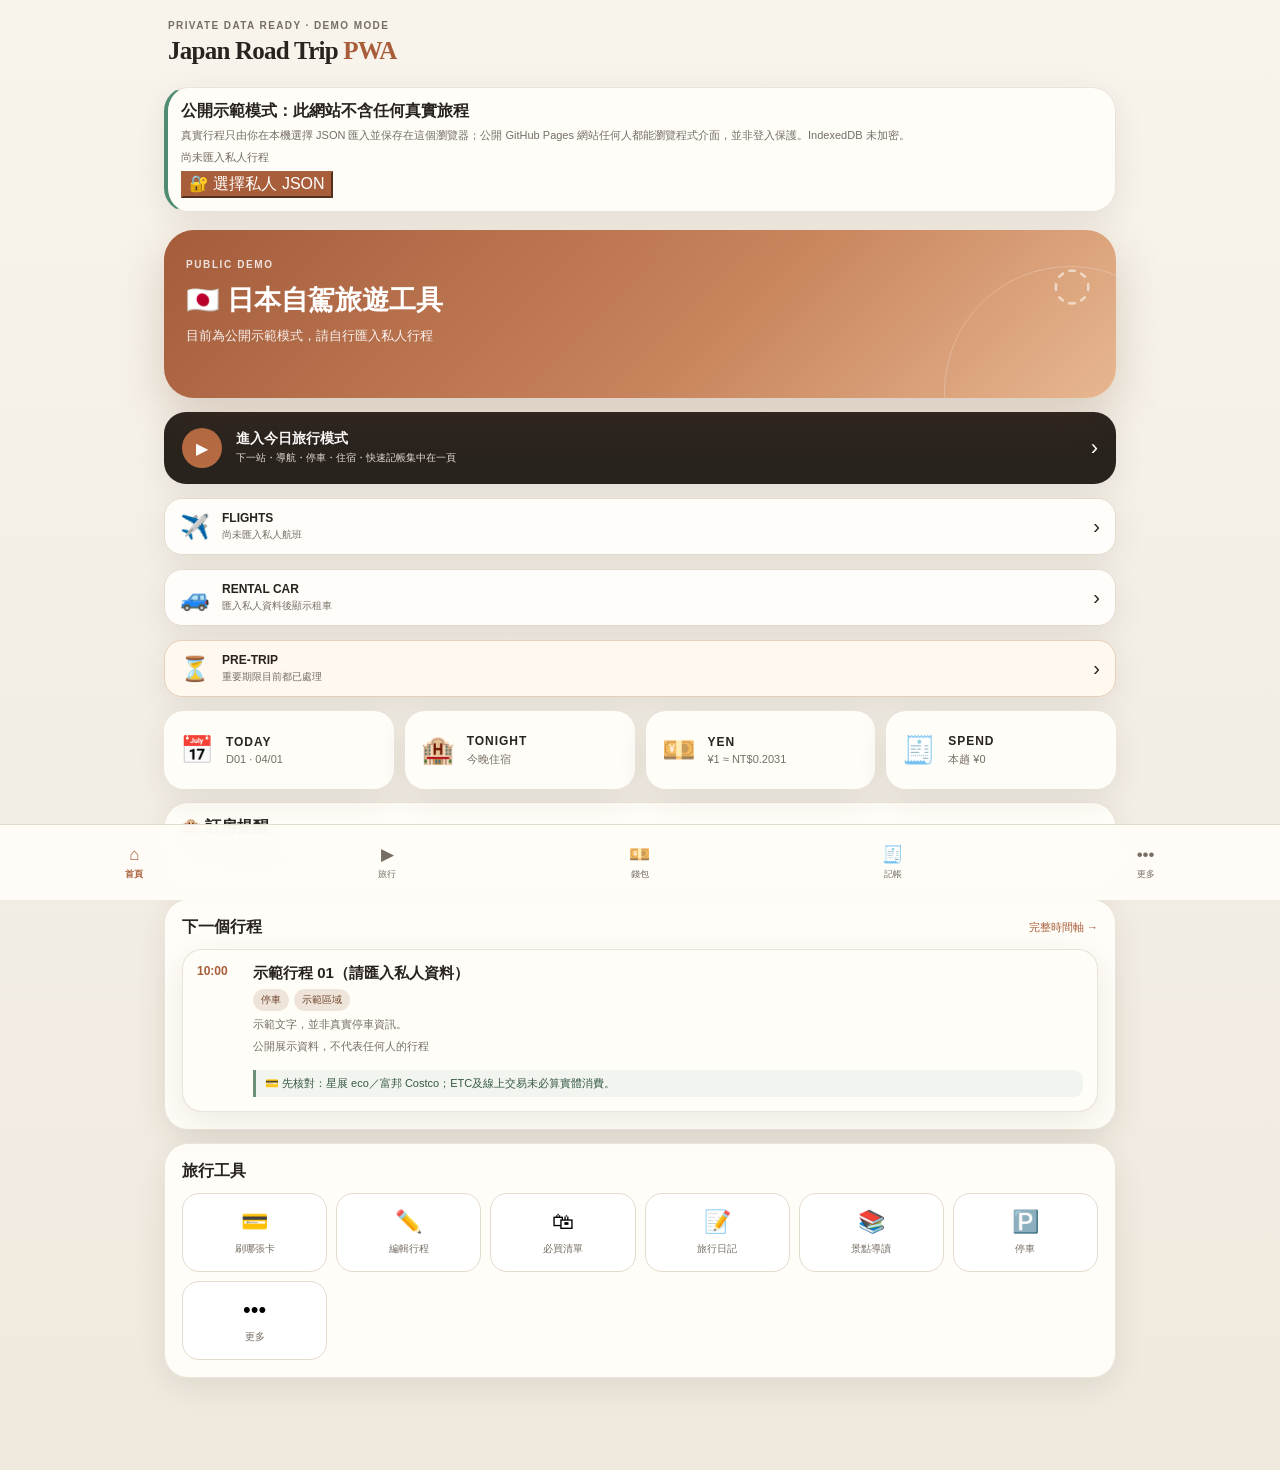
<file: index.html>
<!doctype html>
<html lang="zh-Hant">
<head>
<meta charset="utf-8"><meta name="viewport" content="width=device-width,initial-scale=1,viewport-fit=cover">
<meta name="theme-color" content="#f4efe6"><meta name="apple-mobile-web-app-capable" content="yes"><meta name="apple-mobile-web-app-status-bar-style" content="default">
<title>Japan Road Trip · Private-ready PWA</title><link rel="manifest" href="manifest.json"><link rel="apple-touch-icon" href="icons/icon-192.png"><link rel="stylesheet" href="style.css">
</head>
<body>
<header class="topbar"><div><div class="eyebrow">PRIVATE DATA READY · DEMO MODE</div><h1>Japan Road Trip <span>PWA</span></h1></div><button class="iconbtn" id="installBtn" hidden>＋</button></header>
<main>
<section class="paper" id="privacyBanner" style="border-left:4px solid #508c72;margin:10px 0 18px;padding:13px">
  <b id="privacyMode">公開示範模式：此網站不含任何真實旅程</b>
  <p class="note">真實行程只由你在本機選擇 JSON 匯入並保存在這個瀏覽器；公開 GitHub Pages 網站任何人都能瀏覽程式介面，並非登入保護。IndexedDB 未加密。</p>
  <p class="note" id="importStatus">尚未匯入私人行程</p>
  <button class="primary" id="quickPrivateImport">🔐 選擇私人 JSON</button>
</section>
<section id="homeView" class="view active">
  <div class="hero-card"><div><span class="kicker" id="countdown">TRIP MODE</span><h2 id="heroTitle">🇯🇵 日本自駕旅遊工具</h2><p id="heroSub">目前為公開示範模式，請自行匯入私人行程</p></div><div class="sun">◌</div></div>
  <button class="trip-launch" data-go="trip"><span>▶</span><div><b>進入今日旅行模式</b><small>下一站・導航・停車・住宿・快速記帳集中在一頁</small></div><i>›</i></button>
  <button class="flight-strip" data-go="flights">
    <span>✈️</span><div><b>FLIGHTS</b><small id="homeFlightText">匯入私人資料後顯示航班</small></div><i>›</i>
  </button>
  <button class="rental-strip" data-go="rental">
    <span>🚙</span><div><b>RENTAL CAR</b><small>匯入私人資料後顯示租車</small></div><i>›</i>
  </button>
  <button class="pretrip-strip" data-go="pretrip">
    <span>⏳</span><div><b>PRE-TRIP</b><small id="homeReminderText">下一個重要期限載入中…</small></div><i>›</i>
  </button>
  <div class="dashboard-grid">
    <button class="dash" data-go="today"><span>📅</span><div><b>TODAY</b><small id="homeTodayText">今日行程</small></div></button>
    <button class="dash" data-go="hotels"><span>🏨</span><div><b>TONIGHT</b><small id="homeHotelText">今晚住宿</small></div></button>
    <button class="dash" data-go="wallet"><span>💴</span><div><b>YEN</b><small id="homeRateText">更新匯率</small></div></button>
    <button class="dash" data-go="expenses"><span>🧾</span><div><b>SPEND</b><small id="homeSpendText">本趟 ¥0</small></div></button>
  </div>
  <section id="homeBookingAlert" class="paper booking-alert"></section>
  <section class="paper"><div class="section-head"><h3>下一個行程</h3><button class="textlink" data-go="today">完整時間軸 →</button></div><div id="nextItem"></div></section>
  <section class="paper"><div class="section-head"><h3>旅行工具</h3></div><div class="tool-grid">
    <button data-go="cards">💳<small>刷哪張卡</small></button><button data-go="itineraryEdit">✏️<small>編輯行程</small></button><button data-go="shopping">🛍<small>必買清單</small></button><button data-go="notes">📝<small>旅行日記</small></button><button data-go="guides">📚<small>景點導讀</small></button><button data-go="parking">🅿️<small>停車</small></button><button data-go="more">•••<small>更多</small></button>
  </div></section>
</section>


<section id="tripView" class="view">
  <div class="page-title trip-title">
    <button class="back" data-go="home">‹</button>
    <div><small>LIVE TRIP MODE</small><h2>今日旅行模式</h2></div>
    <select id="tripDaySelect"></select>
  </div>

  <section class="trip-status">
    <div><small id="tripDateLabel">TODAY</small><h3 id="tripDayTitle">D01</h3><p id="tripProgressText">準備出發</p></div>
    <div class="progress-ring" id="tripProgressRing"><span>0%</span></div>
  </section>

  <section id="tripRentalSection" class="paper trip-rental-section" hidden>
    <div class="section-head"><h3>🚙 今日租車</h3><button class="textlink" data-go="rental">租車詳情 →</button></div>
    <div id="tripRentalCard"></div>
  </section>

  <section id="tripFlightSection" class="paper trip-flight-section" hidden>
    <div class="section-head"><h3>✈️ 今日航班</h3><button class="textlink" data-go="flights">航班詳情 →</button></div>
    <div id="tripFlightCard"></div>
  </section>

  <section class="paper trip-next">
    <div class="section-head"><h3>📍 下一站</h3><button class="textlink" id="tripFullTimeline">完整時間軸 →</button></div>
    <div id="tripNextItem"></div>
    <div class="quick-actions" id="tripQuickActions"></div>
  </section>

  <section class="trip-mini-grid">
    <article class="paper mini-panel">
      <div class="section-head"><h3>🚗 下一段駕駛</h3></div>
      <div id="tripDrive"></div>
    </article>
    <article class="paper mini-panel">
      <div class="section-head"><h3>🏨 今晚住宿</h3></div>
      <div id="tripHotel"></div>
    </article>
  </section>

  <section class="paper">
    <div class="section-head"><h3>🅿️ 今日停車</h3><button class="textlink" data-go="parking">全部停車 →</button></div>
    <div id="tripParking" class="compact-stack"></div>
  </section>

  <section class="paper">
    <div class="section-head"><h3>🆘 今日備案</h3></div>
    <div id="tripPlanB" class="compact-stack"></div>
  </section>

  <section class="paper">
    <div class="section-head"><h3>⏱ 今日時間軸</h3><button class="textlink" id="clearTripDone">清除完成狀態</button></div>
    <div id="tripTimeline" class="trip-timeline"></div>
  </section>

  <section class="paper quick-capture">
    <div class="section-head"><h3>旅行途中快速新增</h3></div>
    <div class="tool-grid">
      <button id="tripAddExpense">🧾<small>新增支出</small></button>
      <button id="tripScanReceipt">📷<small>掃描收據</small></button>
      <button id="tripAddNote">📝<small>寫一句日記</small></button>
      <button data-go="cards">💳<small>刷哪張卡</small></button>
    </div>
  </section>
</section>




<section id="rentalView" class="view">
  <div class="page-title"><button class="back" data-go="home">‹</button><div><small>CAR RENTAL · PRIVATE</small><h2>租車資訊</h2></div></div>
  <div class="notice">🚙 請以租車公司最新確認資料核對取還車地點與 Map Code。</div>

  <section id="rentalHero" class="rental-hero"></section>

  <div class="rental-office-grid">
    <section id="rentalPickup" class="paper"></section>
    <section id="rentalReturn" class="paper"></section>
  </div>

  <section class="paper">
    <div class="section-head"><h3>💴 費用明細</h3><span class="tag">含稅</span></div>
    <div id="rentalCosts" class="cost-table"></div>
  </section>

  <section class="paper">
    <div class="section-head"><h3>🧰 已包含／附加</h3></div>
    <div id="rentalIncluded" class="included-grid"></div>
  </section>

  <section class="paper rental-alert">
    <div class="section-head"><h3>⚠️ 本次特別提醒</h3></div>
    <p>請依私人租車訂單核對取車日期、時間及營業所。</p>
    <p>返程請預留還車、接駁、安檢及機場報到的時間。</p>
  </section>
</section>

<section id="itineraryEditView" class="view">
  <div class="page-title">
    <button class="back" data-go="more">‹</button>
    <div><small>EDITABLE ITINERARY</small><h2>行程編輯</h2></div>
    <button class="roundadd" id="addItineraryBtn">＋</button>
  </div>

  <div class="notice">
    ✏️ 這裡的修改保存在這個瀏覽器的本機資料中，不會修改公開 GitHub。內建行程可「修改／隱藏／恢復原始值」；自己新增的行程可自由編輯或刪除。私人備份也會包含這些修改。
  </div>

  <section class="paper itinerary-editor-tools">
    <div class="editor-toolbar">
      <label>編輯日期
        <select id="itineraryEditDay"></select>
      </label>
      <button id="resetItineraryDay">↺ 恢復這一天</button>
      <button id="resetAllItinerary" class="danger-soft">⚠️ 恢復全部原始行程</button>
    </div>
  </section>

  <div id="itineraryEditorList" class="editor-list"></div>
</section>

<section id="flightsView" class="view">
  <div class="page-title"><button class="back" data-go="home">‹</button><div><small>AIR · FLIGHT INFO</small><h2>航班資訊</h2></div></div>
  <div class="notice">✈️ 時間以出發／抵達機場當地時間顯示。實際航班、登機門與航廈異動仍以航空公司及機場當日資訊為準。</div>
  <div id="flightReminder"></div>
  <div id="flightList" class="flight-list"></div>
  <div class="section-head lounge-section-head"><h3>🛋 貴賓室攻略</h3><span class="tag">資料請以官方最新公告為準</span></div>
  <div id="loungeList" class="lounge-list"></div>
</section>

<section id="todayView" class="view"><div class="page-title"><button class="back" data-go="home">‹</button><div><small>ITINERARY</small><h2>今日行程</h2></div><div class="title-tools"><button class="small-edit-btn" data-go="itineraryEdit">✏️</button><select id="todaySelect"></select></div></div><div id="todayList" class="timeline"></div></section>
<section id="daysView" class="view"><div class="page-title"><button class="back" data-go="home">‹</button><div><small>ALL DAYS</small><h2>每日行程</h2></div></div><div id="daysTabs" class="day-tabs"></div><div id="daysList" class="timeline"></div></section>
<section id="driveView" class="view"><div class="page-title"><button class="back" data-go="more">‹</button><div><small>ROAD</small><h2>自駕・SA/PA</h2></div></div><div id="driveList" class="timeline"></div></section>
<section id="parkingView" class="view"><div class="page-title"><button class="back" data-go="home">‹</button><div><small>PARKING</small><h2>停車・Plan B</h2></div></div><div id="parkingList" class="card-list"></div></section>
<section id="hotelsView" class="view"><div class="page-title"><button class="back" data-go="home">‹</button><div><small>STAY</small><h2>住宿</h2></div></div><div class="privacy-banner">🔐 公開 GitHub 完全不包含私人訂房內容，所有真實住宿、訂房碼與付款紀錄都要自行匯入並保存在本機。</div><div class="notice image-fix-note">🖼 私人住宿照片如已包含在私人資料包，匯入後才會顯示。</div><div id="hotelList" class="hotel-grid"></div></section>
<section id="planbView" class="view"><div class="page-title"><button class="back" data-go="more">‹</button><div><small>BACKUP</small><h2>Plan B</h2></div></div><div id="planbList" class="timeline"></div></section>

<section id="walletView" class="view"><div class="page-title"><button class="back" data-go="home">‹</button><div><small>MONEY</small><h2>日幣換算</h2></div></div>
  <section class="paper rate-card"><div class="section-head"><h3>JPY → TWD</h3><span id="rateStamp" class="tag">尚未更新</span></div><div class="rate-row"><span>¥1</span><b>=</b><input id="rateInput" inputmode="decimal" value="0.203115"><span>NT$</span></div><div class="actions"><button id="fetchRate" class="primary">🌐 線上更新</button><button id="saveRate">儲存手動匯率</button></div><p class="hint">參考市場匯率；信用卡實際入帳仍依發卡銀行清算匯率與國外交易服務費。</p></section>
  <section class="paper"><div class="converter"><label>日幣<input id="jpyInput" inputmode="numeric" placeholder="例如 12800"></label><div class="swap">⇄</div><label>台幣<input id="twdInput" inputmode="numeric" placeholder="自動換算"></label></div></section>
  <button class="bigmenu" data-go="cards">💳 <span><b>信用卡攻略</b><small>比較日本刷卡回饋＋Visa/Mastercard/JCB</small></span><i>›</i></button>
</section>

<section id="cardsView" class="view">
  <div class="page-title"><button class="back" data-go="wallet">‹</button><div><small>CARD GUIDE · VERIFY TERMS</small><h2>日本刷哪張卡？</h2></div></div>
  <section class="paper compare-card">
    <div class="section-head"><h3>💳 即時比一比</h3><button id="cardProfileBtn" class="textlink">資格 / 卡組織設定</button></div>
    <div class="compare-form">
      <label>消費情境
        <select id="cardScenario">
          <option value="physical">日本一般實體</option><option value="dining">日本餐廳／海鮮餐敘</option><option value="rental">日本租車現場付款</option><option value="train">日本鐵路／車票</option>
          <option value="mobile">Apple Pay / Google Pay</option>
          <option value="booking">海外網路 / 訂房</option>
          <option value="paypay">PayPay</option>
          <option value="drugstore">日本藥妝 / 電器</option>
        </select>
      </label>
      <label>店家（選填，供指定店加碼辨識）
        <input id="cardMerchant" placeholder="例如：BIC CAMERA、唐吉訶德、Nippon Rent-A-Car">
      </label>
      <label>付款方式
        <select id="cardPayment"><option value="physical">實體信用卡</option><option value="applepay">Apple Pay</option><option value="googlepay">Google Pay</option><option value="online">網路刷卡</option><option value="paypay">PayPay</option></select>
      </label>
      <label>金額（日圓）
        <input id="cardAmount" inputmode="numeric" value="10000">
      </label>
      <label>海外交易費估算
        <select id="foreignFee">
          <option value="1.5">1.5%</option>
          <option value="0">0%</option>
        </select>
      </label>
      <button id="compareCardsBtn" class="primary">比較</button>
    </div>
    <p class="hint">新版把保守估算與「待確認加碼」分開列示；額度未填、卡組織未確認或活動未登錄者不會直接認定最高回饋。金額為日圓，回饋折合新臺幣為估算；最終以發卡銀行及帳單認列為準。</p>
    <div id="cardCompareResult" class="compare-results"></div>
  </section>
  <div class="filterchips" id="cardFilters"><button class="active" data-filter="all">全部權益</button><button data-filter="5">優先卡</button><button data-filter="network">Visa / Mastercard / JCB</button></div>
  <div id="cardsList" class="card-list"></div>
</section>

<section id="expensesView" class="view">
  <div class="page-title"><button class="back" data-go="home">‹</button><div><small>EXPENSES</small><h2>旅行記帳</h2></div><button class="roundadd" id="addExpenseBtn">＋</button></div>
  <div class="expense-tools"><button id="scanReceiptBtn" class="primary">📷 掃描收據 Beta</button><span id="ocrStatus" class="hint">第一次辨識需網路下載日文 OCR 模組；辨識後一定要人工確認。</span></div>
  <input type="file" id="receiptInput" accept="image/*" capture="environment" hidden>
  <div id="expenseSummary" class="summary-grid"></div>
  <div id="expenseBreakdown" class="paper expense-breakdown"></div>
  <div id="expensePayerSummary" class="paper expense-payer-summary"></div>
  <div class="filterchips" id="expensePayerFilters" aria-label="依付款人篩選記帳">
    <button class="active" data-payer="全部">全部</button>
    <button data-payer="柴犬">🐕 柴犬</button>
    <button data-payer="貓咪">🐈 貓咪</button>
    <button data-payer="未指定">未指定</button>
  </div>
  <div id="expenseList" class="card-list"></div>
  <div class="footer-actions"><button id="exportExpenses">匯出 CSV</button></div>
</section>

<section id="shoppingView" class="view"><div class="page-title"><button class="back" data-go="home">‹</button><div><small>SHOPPING</small><h2>必買清單</h2></div><button class="roundadd" id="addShoppingBtn">＋</button></div><div class="filterchips" id="shoppingFilters"><button class="active" data-cat="all">全部</button><button data-cat="食品">🍪 食品</button><button data-cat="電器">🔌 電器</button><button data-cat="藥妝">💊 藥妝</button><button data-cat="雜貨">🧸 雜貨</button></div><div id="shoppingList" class="card-list"></div></section>

<section id="notesView" class="view">
  <div class="page-title"><button class="back" data-go="home">‹</button><div><small>JOURNAL</small><h2>旅行日記</h2></div><button class="roundadd" id="addNoteBtn">＋</button></div>
  <div class="notice">📷 照片會壓縮後存在這台裝置；原始照片請留在相簿。回國後可把日記、小照片、花費與已購清單做成回憶錄。</div>
  <div id="noteSummary" class="summary-grid"></div>
  <div id="notesList" class="note-grid"></div>
  <div class="footer-actions">
    <button id="previewMemoir" class="primary">📖 預覽／列印回憶錄</button>
    <button id="downloadMemoir">⬇️ 下載回憶錄 HTML</button>
  </div>
</section>

<section id="guidesView" class="view"><div class="page-title"><button class="back" data-go="home">‹</button><div><small>READ BEFORE YOU GO</small><h2>景點導讀</h2></div></div><div id="guideList" class="card-list"></div></section>
<section id="guideDetailView" class="view"><div class="page-title"><button class="back" data-go="guides">‹</button><div><small>FIELD GUIDE</small><h2 id="guideTitle">導讀</h2></div></div><article id="guideBody" class="guide-paper"></article></section>


<section id="pretripView" class="view">
  <div class="page-title">
    <button class="back" data-go="more">‹</button>
    <div><small>PRE-TRIP CENTER</small><h2>出發前提醒中心</h2></div>
    <button id="exportReminderIcs" class="small-edit-btn">📅</button>
  </div>
  <div class="notice">⏳ 訂房取消期限來自目前 App 內住宿資料；信用卡／貴賓室屬會變動資訊，已另外列為「出發前再確認」。完成的項目會自動收到下方。</div>
  <div id="pretripSummary" class="summary-grid"></div>

  <section class="paper">
    <div class="section-head"><h3>近期重要期限</h3><button id="toggleDoneReminders" class="textlink">顯示已完成</button></div>
    <div id="reminderList" class="reminder-list"></div>
  </section>

  <section class="paper">
    <div class="section-head"><h3>出發前最後複查</h3></div>
    <div id="recheckList" class="reminder-list"></div>
  </section>
</section>

<section id="systemView" class="view">
  <div class="page-title">
    <button class="back" data-go="more">‹</button>
    <div><small>SYSTEM · V2.8</small><h2>版本與備份</h2></div>
  </div>

  <section class="system-hero">
    <div><small>CURRENT VERSION</small><h2>Japan Road Trip · Private-ready PWA</h2><p id="systemVersion">V2.11.2 · PRIVATE DATA READY</p></div>
    <span id="updateBadge" class="system-badge">檢查中</span>
  </section>

  <section class="paper">
    <div class="section-head"><h3>🔄 更新管理</h3></div>
    <div id="updateStatus" class="system-status"></div>
    <div class="footer-actions">
      <button id="checkUpdateBtn">檢查 GitHub 最新版</button>
      <button id="reloadLatestBtn" class="primary">安全重新載入最新版</button>
    </div>
    <p class="hint">「安全重新載入」只清除 PWA 快取並重新抓程式，不會清除 IndexedDB、行程修改、記帳、日記或訂房私人資料。</p>
  </section>

  <section class="paper">
    <div class="section-head"><h3>💾 備份健康檢查</h3><span id="backupHealthBadge" class="tag">檢查中</span></div>
    <div id="backupHealth" class="health-grid"></div>
    <div class="footer-actions">
      <button id="systemExportBackup" class="primary">立即匯出完整備份</button>
      <button data-go="qa">執行出發前測試</button>
    </div>
  </section>

  <section class="paper">
    <div class="section-head"><h3>📦 本機儲存空間</h3></div>
    <div id="storageHealth" class="system-status"></div>
  </section>
</section>

<section id="qaView" class="view">
  <div class="page-title">
    <button class="back" data-go="system">‹</button>
    <div><small>FINAL QA</small><h2>出發前系統測試</h2></div>
    <button id="runQaBtn" class="small-edit-btn">▶</button>
  </div>

  <div class="notice">🧪 這個測試不會刪除資料。它會檢查 PWA 快取、IndexedDB、私人資料、Google Maps / Map Code、行程編輯狀態與 OCR 使用條件。</div>

  <section class="qa-score">
    <div><small>READINESS</small><h2 id="qaScore">尚未執行</h2><p id="qaSubtitle">按右上角 ▶ 開始</p></div>
    <div class="progress-ring qa-ring" id="qaRing"><span>—</span></div>
  </section>

  <div id="qaList" class="qa-list"></div>

  <section class="paper">
    <div class="section-head"><h3>建議出發前實機測試</h3></div>
    <div class="qa-manual">
      <button onclick="go('trip')">▶ 打開旅行模式</button>
      <button onclick="go('expenses')">🧾 測試新增一筆支出</button>
      <button onclick="go('itineraryEdit')">✏️ 檢查行程編輯</button>
      <button onclick="go('hotels')">🏨 檢查私人住宿資料</button>
    </div>
  </section>
</section>

<section id="moreView" class="view"><div class="page-title"><button class="back" data-go="home">‹</button><div><small>TOOLS</small><h2>更多</h2></div></div><div class="menu-list"><button data-go="pretrip">⏳ <span>出發前提醒中心</span><i>›</i></button><button data-go="system">⚙️ <span>版本・備份・系統測試</span><i>›</i></button><button data-go="rental">🚙 <span>租車資訊</span><i>›</i></button><button data-go="itineraryEdit">✏️ <span>行程編輯</span><i>›</i></button><button data-go="flights">✈️ <span>航班資訊</span><i>›</i></button><button data-go="days">🗓️ <span>每日行程</span><i>›</i></button><button data-go="drive">🚗 <span>自駕・SA/PA</span><i>›</i></button><button data-go="planb">🆘 <span>Plan B</span><i>›</i></button><button data-go="checklist">✅ <span>出發前確認</span><i>›</i></button><button id="importPrivateBtn">🔐 <span>匯入私人旅行資料</span><i>›</i></button><button id="exportBackupBtn">💾 <span>匯出完整私人備份</span><i>›</i></button><button id="importBackupBtn">♻️ <span>合併／還原私人備份</span><i>›</i></button></div><input type="file" id="importFile" accept="application/json" hidden><input type="file" id="backupFile" accept="application/json" hidden></section>
<section id="checklistView" class="view"><div class="page-title"><button class="back" data-go="more">‹</button><div><small>PRE-TRIP</small><h2>出發前確認</h2></div></div><div id="checklist" class="checklist"></div><div class="footer-actions"><button id="resetChecklist">清除勾選</button></div></section>
</main>
<nav class="bottom-nav"><button data-go="home" class="active"><span>⌂</span><small>首頁</small></button><button data-go="trip"><span>▶</span><small>旅行</small></button><button data-go="wallet"><span>💴</span><small>錢包</small></button><button data-go="expenses"><span>🧾</span><small>記帳</small></button><button data-go="more"><span>•••</span><small>更多</small></button></nav>

<dialog id="editDialog"><form method="dialog" id="editForm"><div class="modal-head"><h3 id="dialogTitle">新增</h3><button value="cancel" class="close">×</button></div><div id="dialogFields"></div><div class="modal-actions"><button value="cancel">取消</button><button value="default" id="dialogSave" class="primary">儲存</button></div></form></dialog>
<script src="data.js"></script><script src="reference.js"></script><script src="card-engine-v2111.js"></script><script src="db.js"></script><script src="card-guide-public.js"></script><script src="private-store.js"></script><script src="bootstrap.js"></script>
</body></html>
</file>
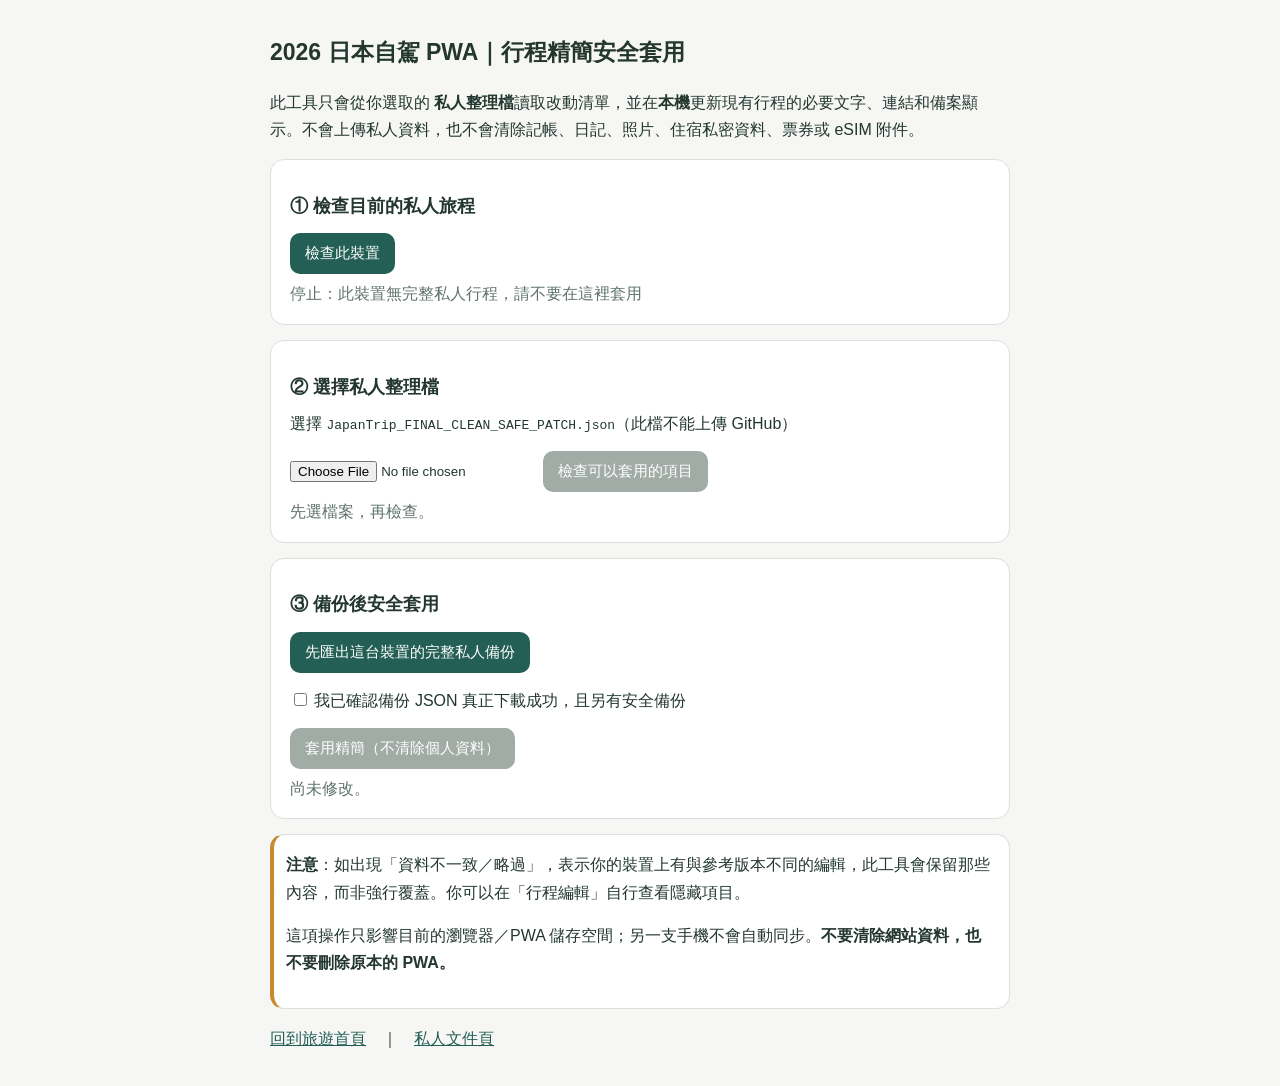
<file: trip-finalize.html>
<!doctype html>
<html lang="zh-Hant"><head><meta charset="utf-8"><meta name="viewport" content="width=device-width,initial-scale=1">
<title>旅遊行程精簡｜安全套用工具</title><meta http-equiv="Content-Security-Policy" content="default-src 'self'; script-src 'self'; style-src 'self' 'unsafe-inline'; img-src 'self'; connect-src 'self'; object-src 'none'; base-uri 'self'; form-action 'none'">
<style>html{font-family:-apple-system,BlinkMacSystemFont,"Microsoft JhengHei",sans-serif;background:#f6f7f5;color:#23372f}body{max-width:740px;margin:auto;padding:18px;line-height:1.7}h1{font-size:23px}h2{font-size:18px;margin-bottom:6px}.panel{background:#fff;padding:16px 19px;margin:15px 0;border:1px solid #d8e2dc;border-radius:14px}button{padding:11px 15px;border:0;border-radius:10px;background:#235f55;color:white;font-size:15px;cursor:pointer;margin:6px 4px 6px 0}button:disabled{background:#a1aca6;cursor:not-allowed}label{display:block;margin:8px 0}input[type=file]{max-width:100%}a{color:#235f55}small,.muted{color:#60736b}.muted{white-space:pre-line}.warning{border-left:4px solid #c9892e;padding-left:12px}pre{white-space:pre-wrap;overflow-wrap:anywhere;background:#edf3ef;padding:12px;border-radius:10px;font-size:12px;max-height:400px;overflow:auto}</style>
</head><body>
<h1>2026 日本自駕 PWA｜行程精簡安全套用</h1>
<p>此工具只會從你選取的 <strong>私人整理檔</strong>讀取改動清單，並在<strong>本機</strong>更新現有行程的必要文字、連結和備案顯示。不會上傳私人資料，也不會清除記帳、日記、照片、住宿私密資料、票券或 eSIM 附件。</p>
<section class="panel"><h2>① 檢查目前的私人旅程</h2><button id="check">檢查此裝置</button><div id="state" class="muted">尚未檢查。</div></section>
<section class="panel"><h2>② 選擇私人整理檔</h2><label for="patchFile">選擇 <code>JapanTrip_FINAL_CLEAN_SAFE_PATCH.json</code>（此檔不能上傳 GitHub）</label><input id="patchFile" type="file" accept=".json,application/json"><button id="preview" disabled>檢查可以套用的項目</button><div id="previewText" class="muted">先選檔案，再檢查。</div></section>
<section class="panel"><h2>③ 備份後安全套用</h2><button id="backup">先匯出這台裝置的完整私人備份</button><label><input id="confirmed" type="checkbox"> 我已確認備份 JSON 真正下載成功，且另有安全備份</label><button id="apply" disabled>套用精簡（不清除個人資料）</button><div id="result" class="muted">尚未修改。</div></section>
<section class="panel warning"><strong>注意</strong>：如出現「資料不一致／略過」，表示你的裝置上有與參考版本不同的編輯，此工具會保留那些內容，而非強行覆蓋。你可以在「行程編輯」自行查看隱藏項目。<p>這項操作只影響目前的瀏覽器／PWA 儲存空間；另一支手機不會自動同步。<strong>不要清除網站資料，也不要刪除原本的 PWA。</strong></p></section>
<p><a href="./">回到旅遊首頁</a>　｜　<a href="./trip-private-docs.html">私人文件頁</a></p>
<script src="./db.js"></script><script src="./private-store.js"></script><script src="./trip-finalize.js"></script>
</body></html>
</file>
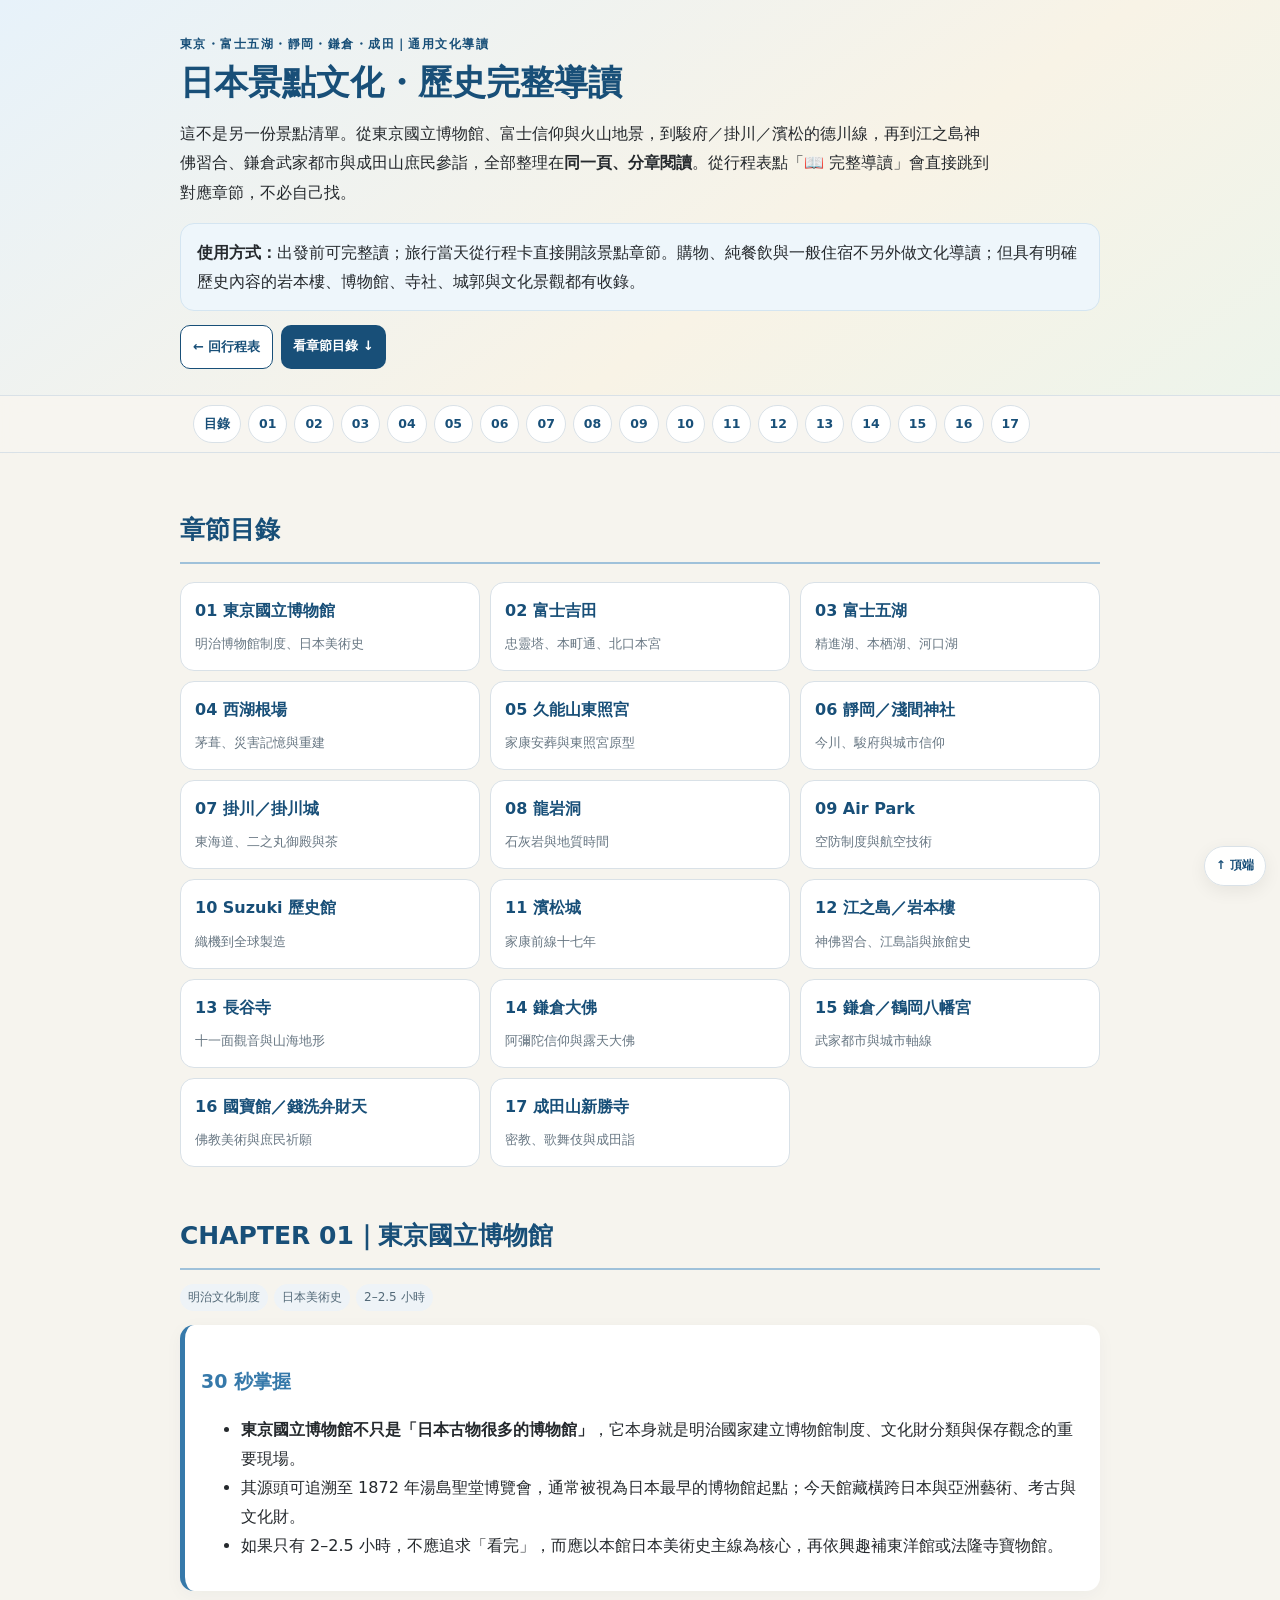
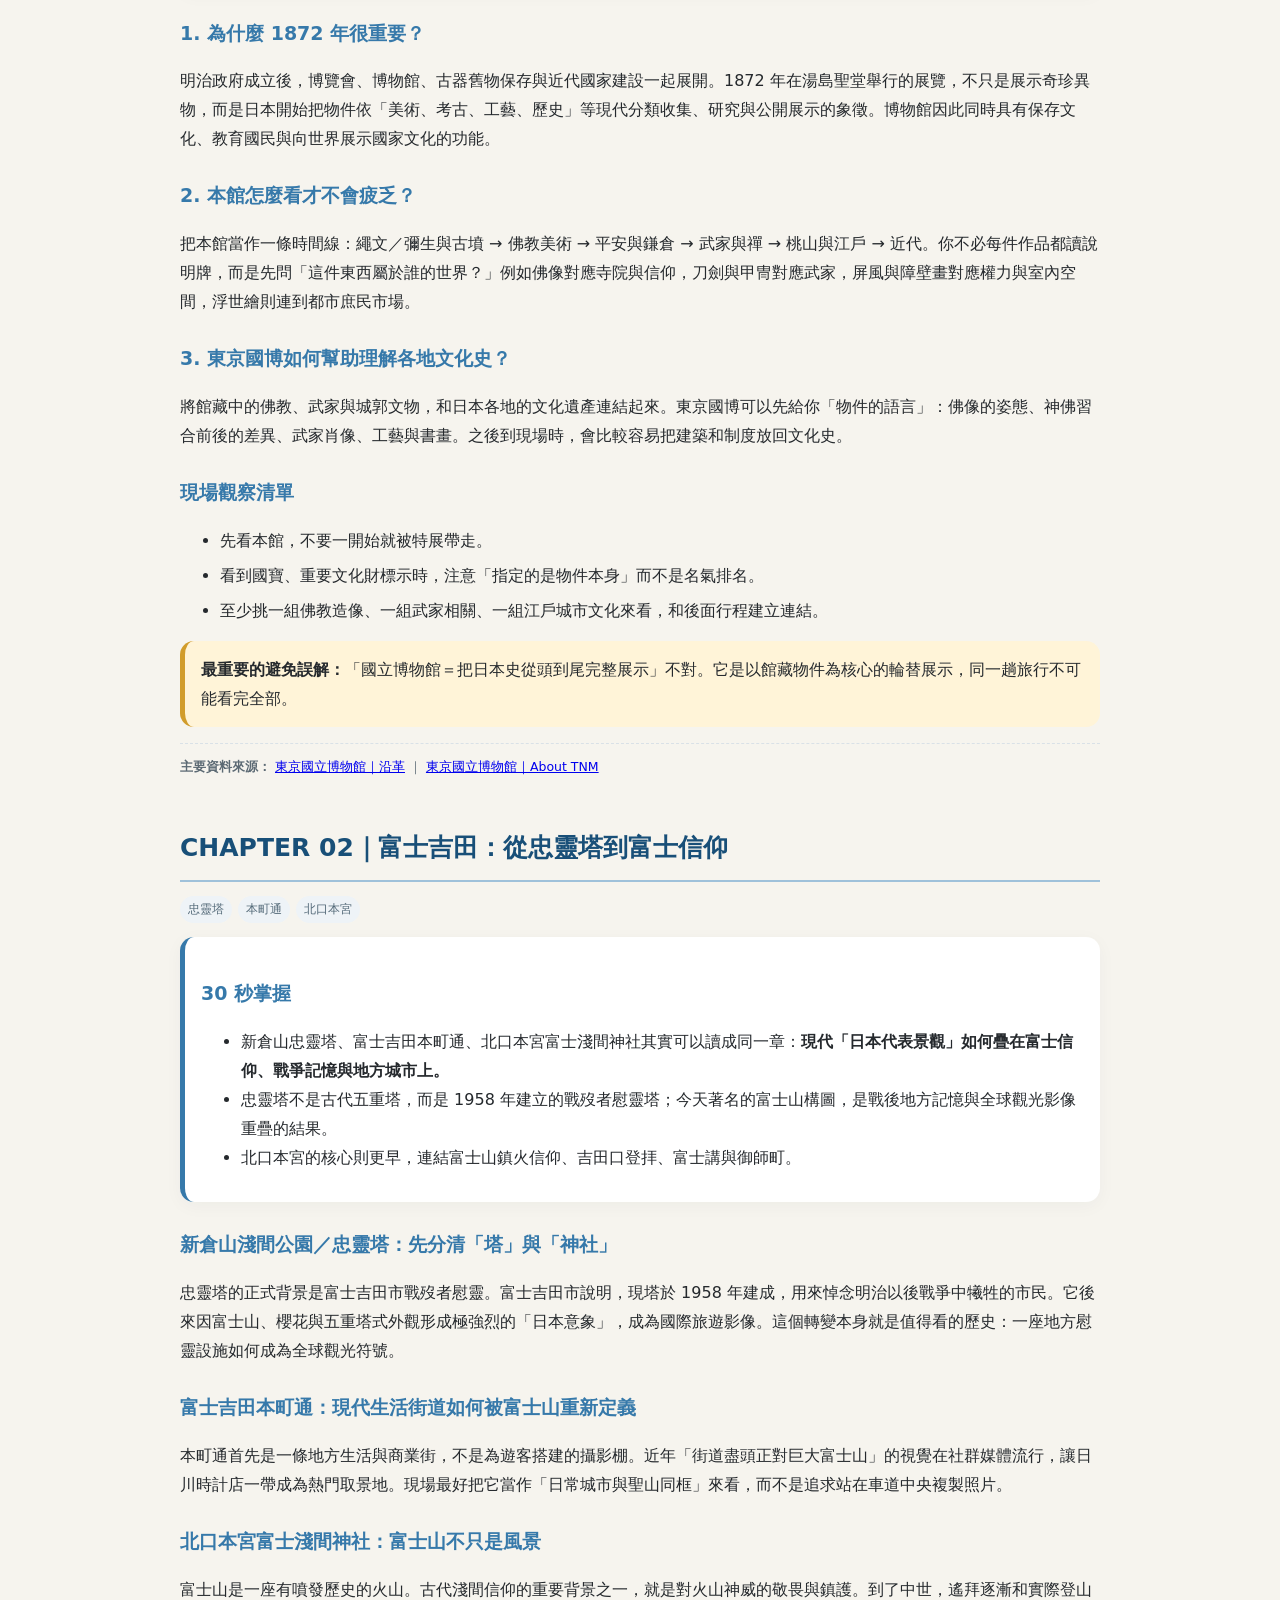
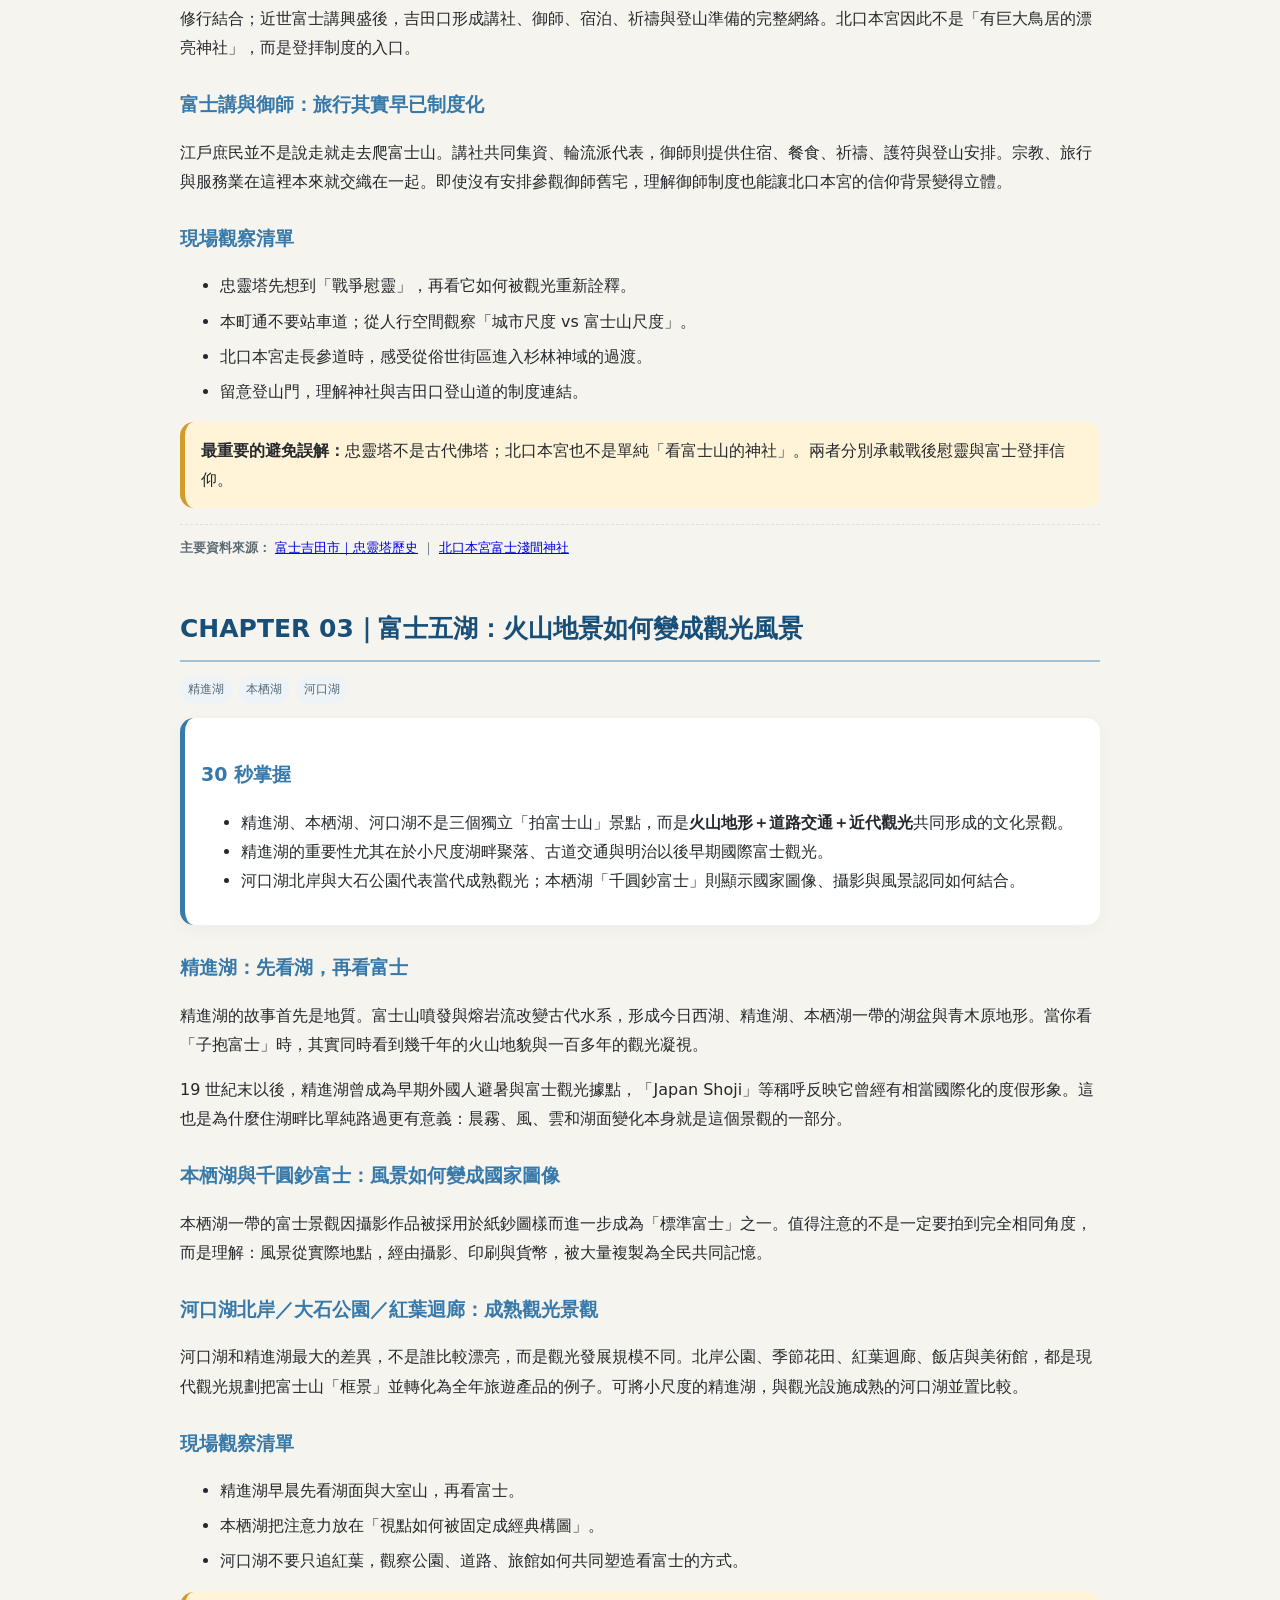
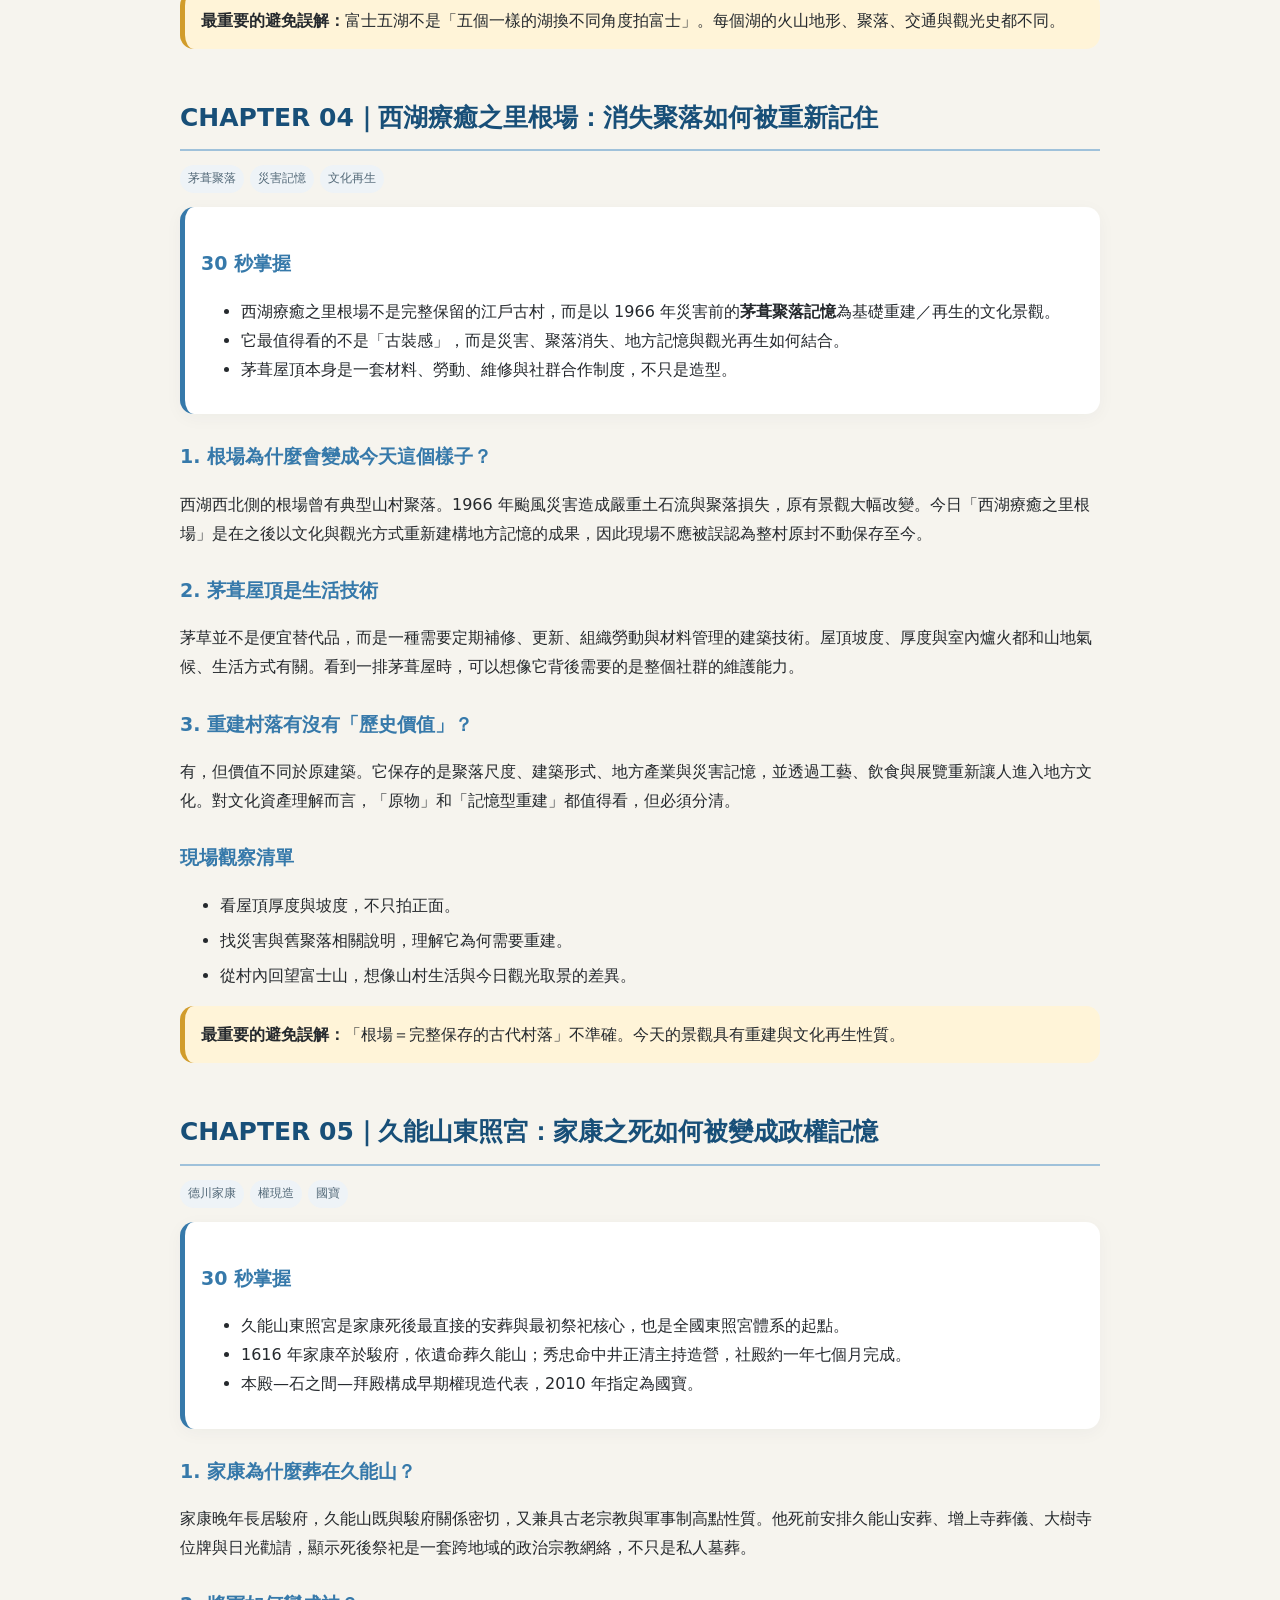
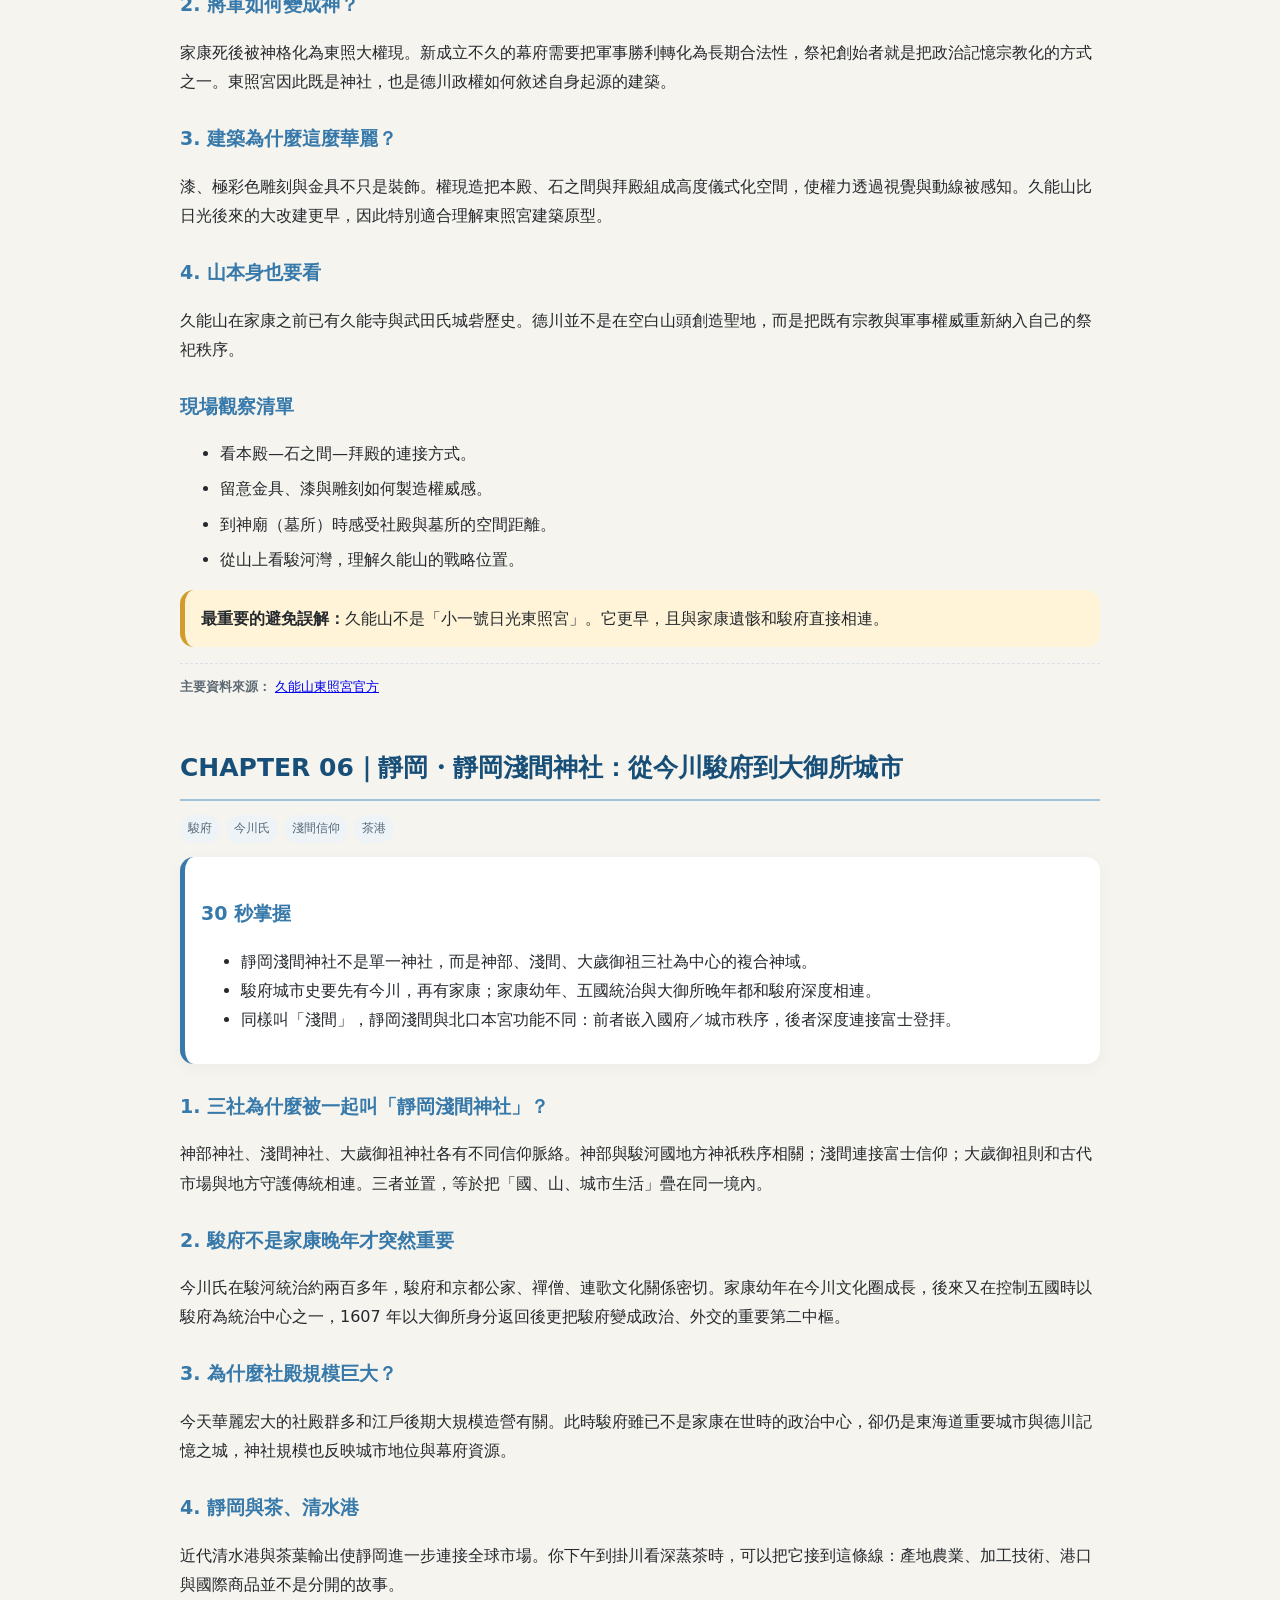
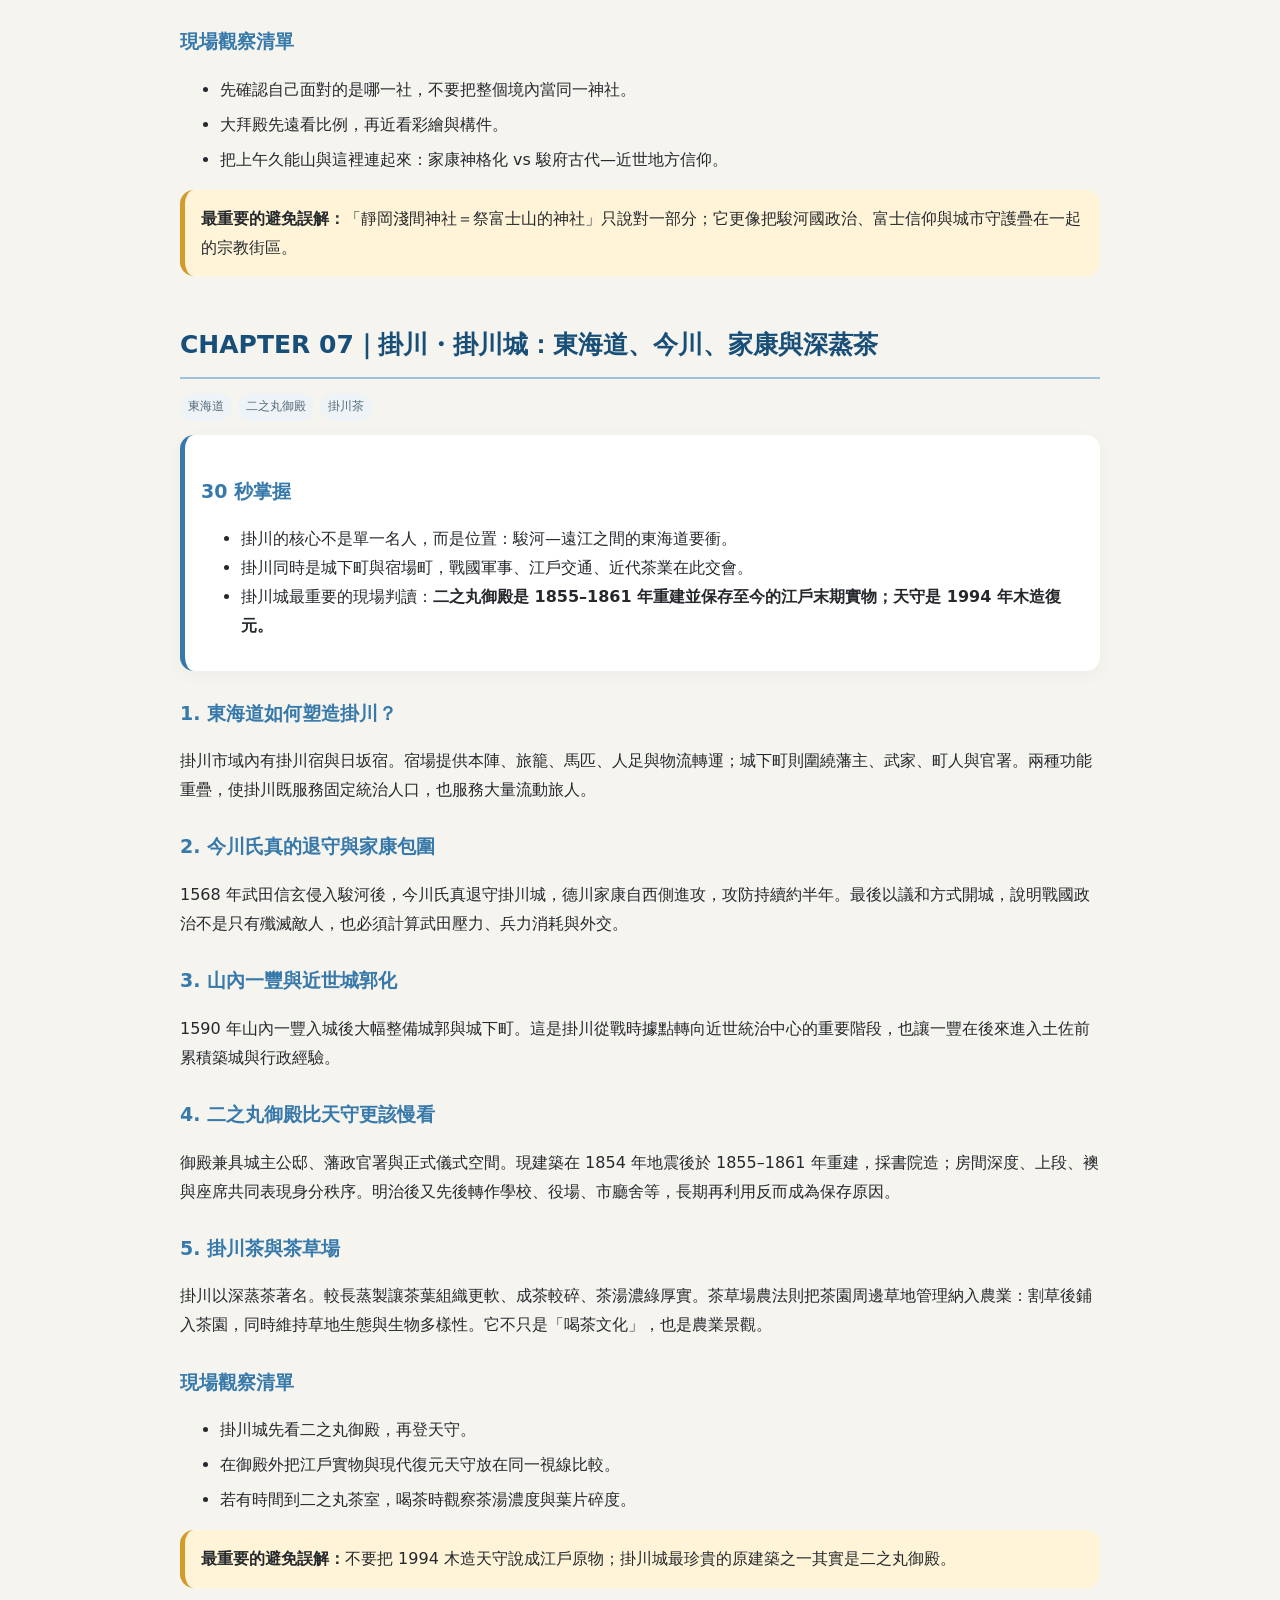
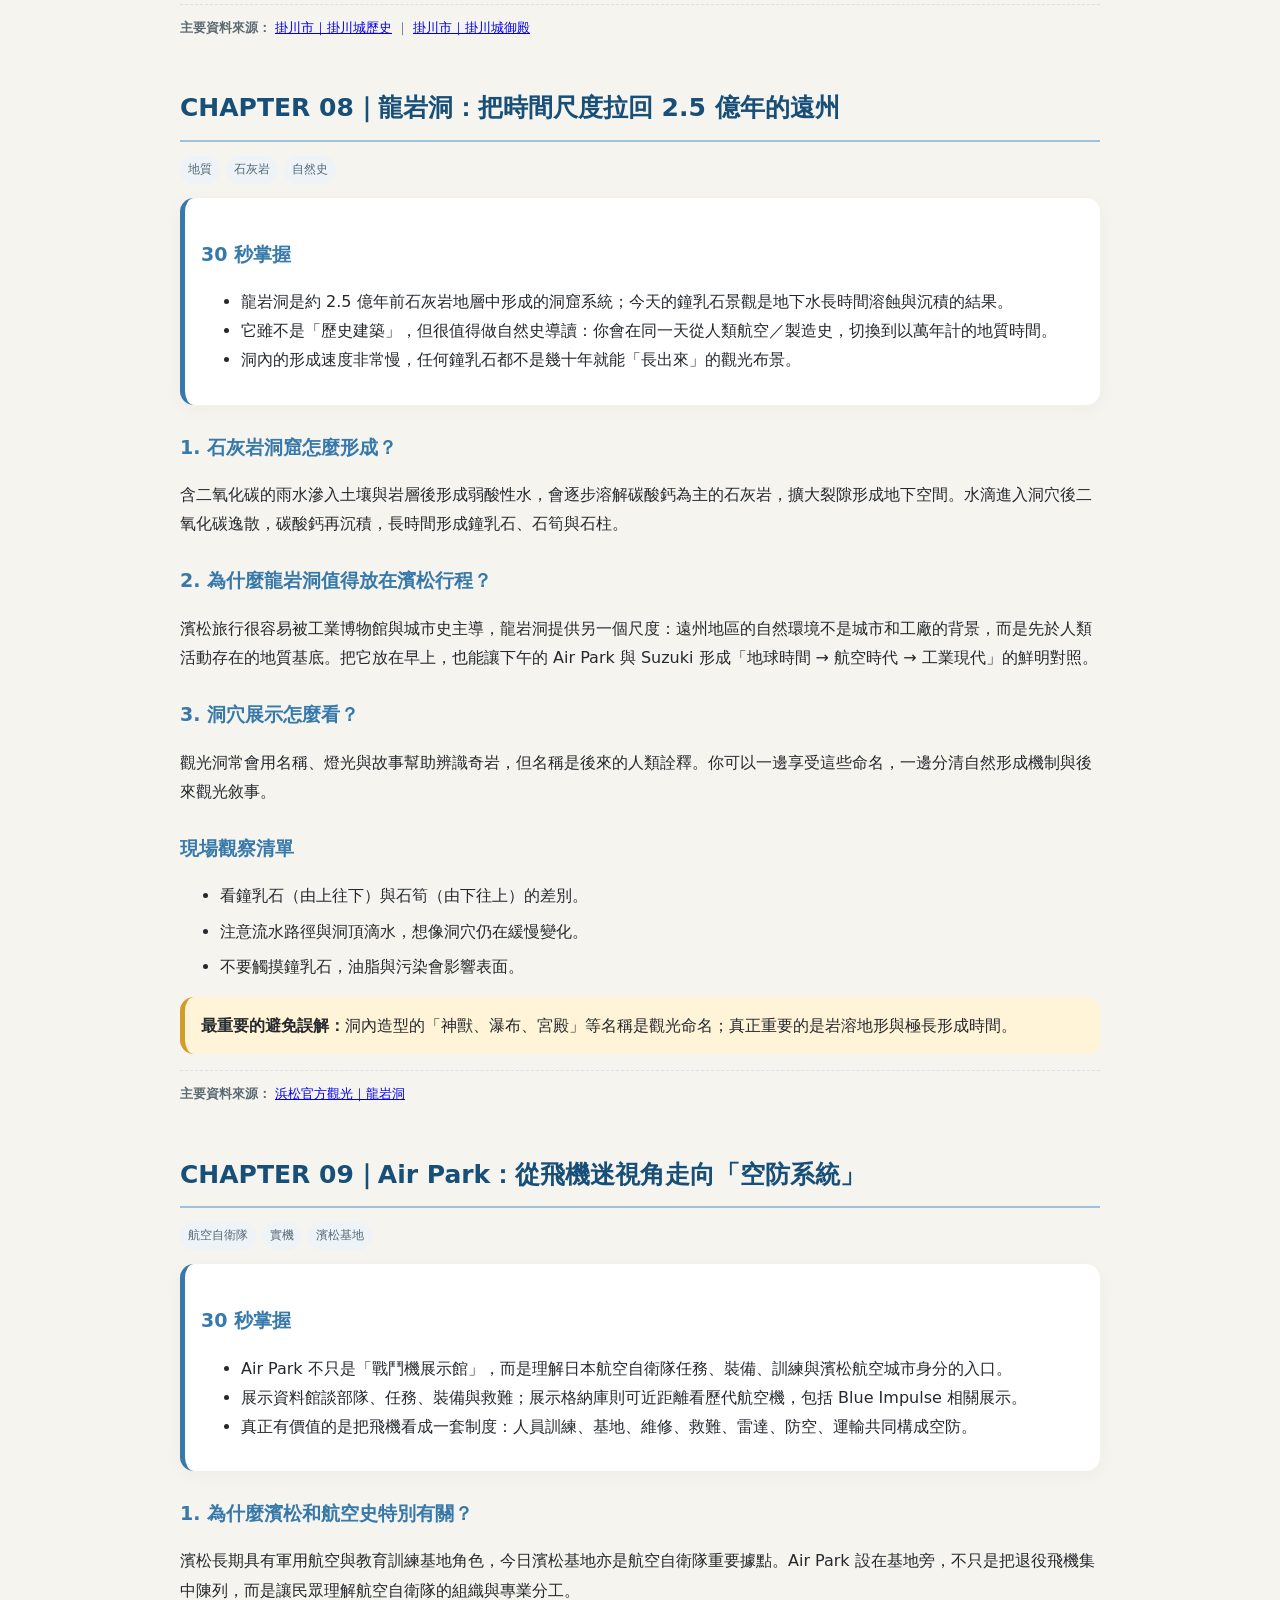
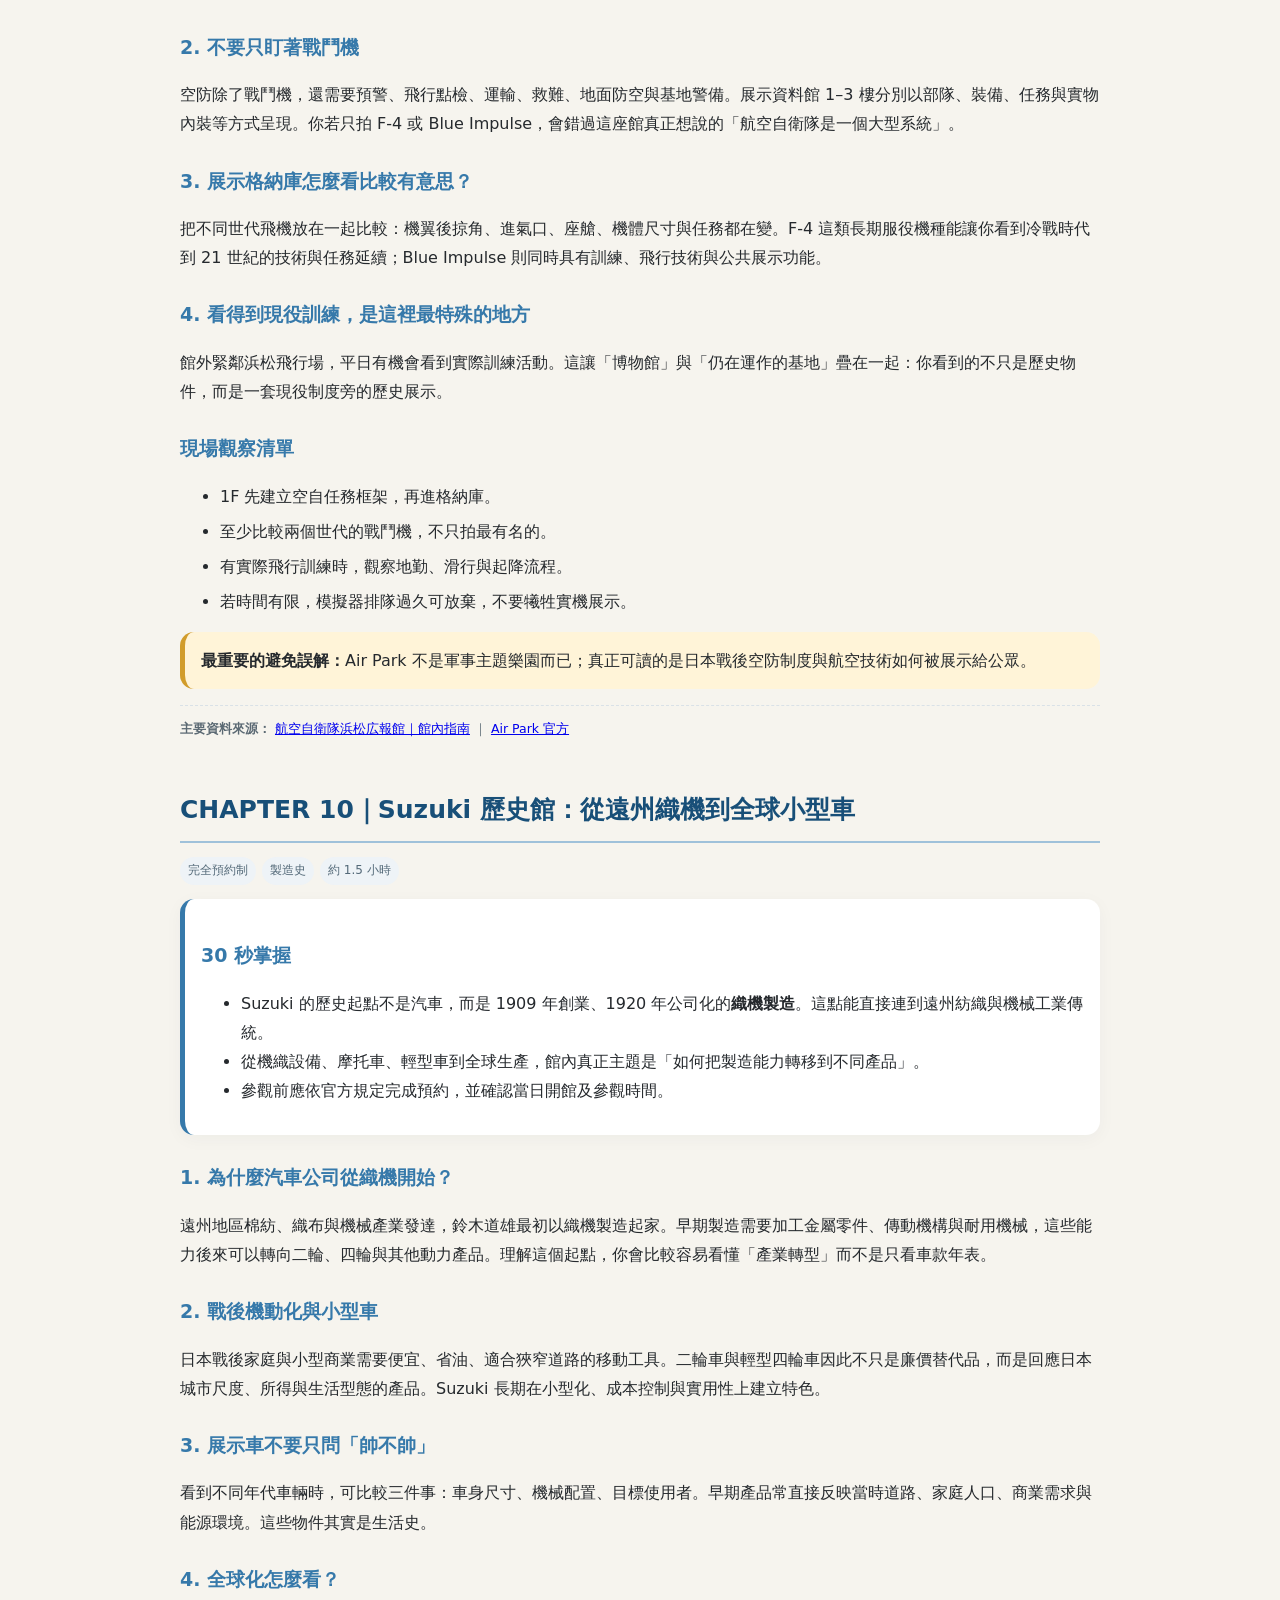
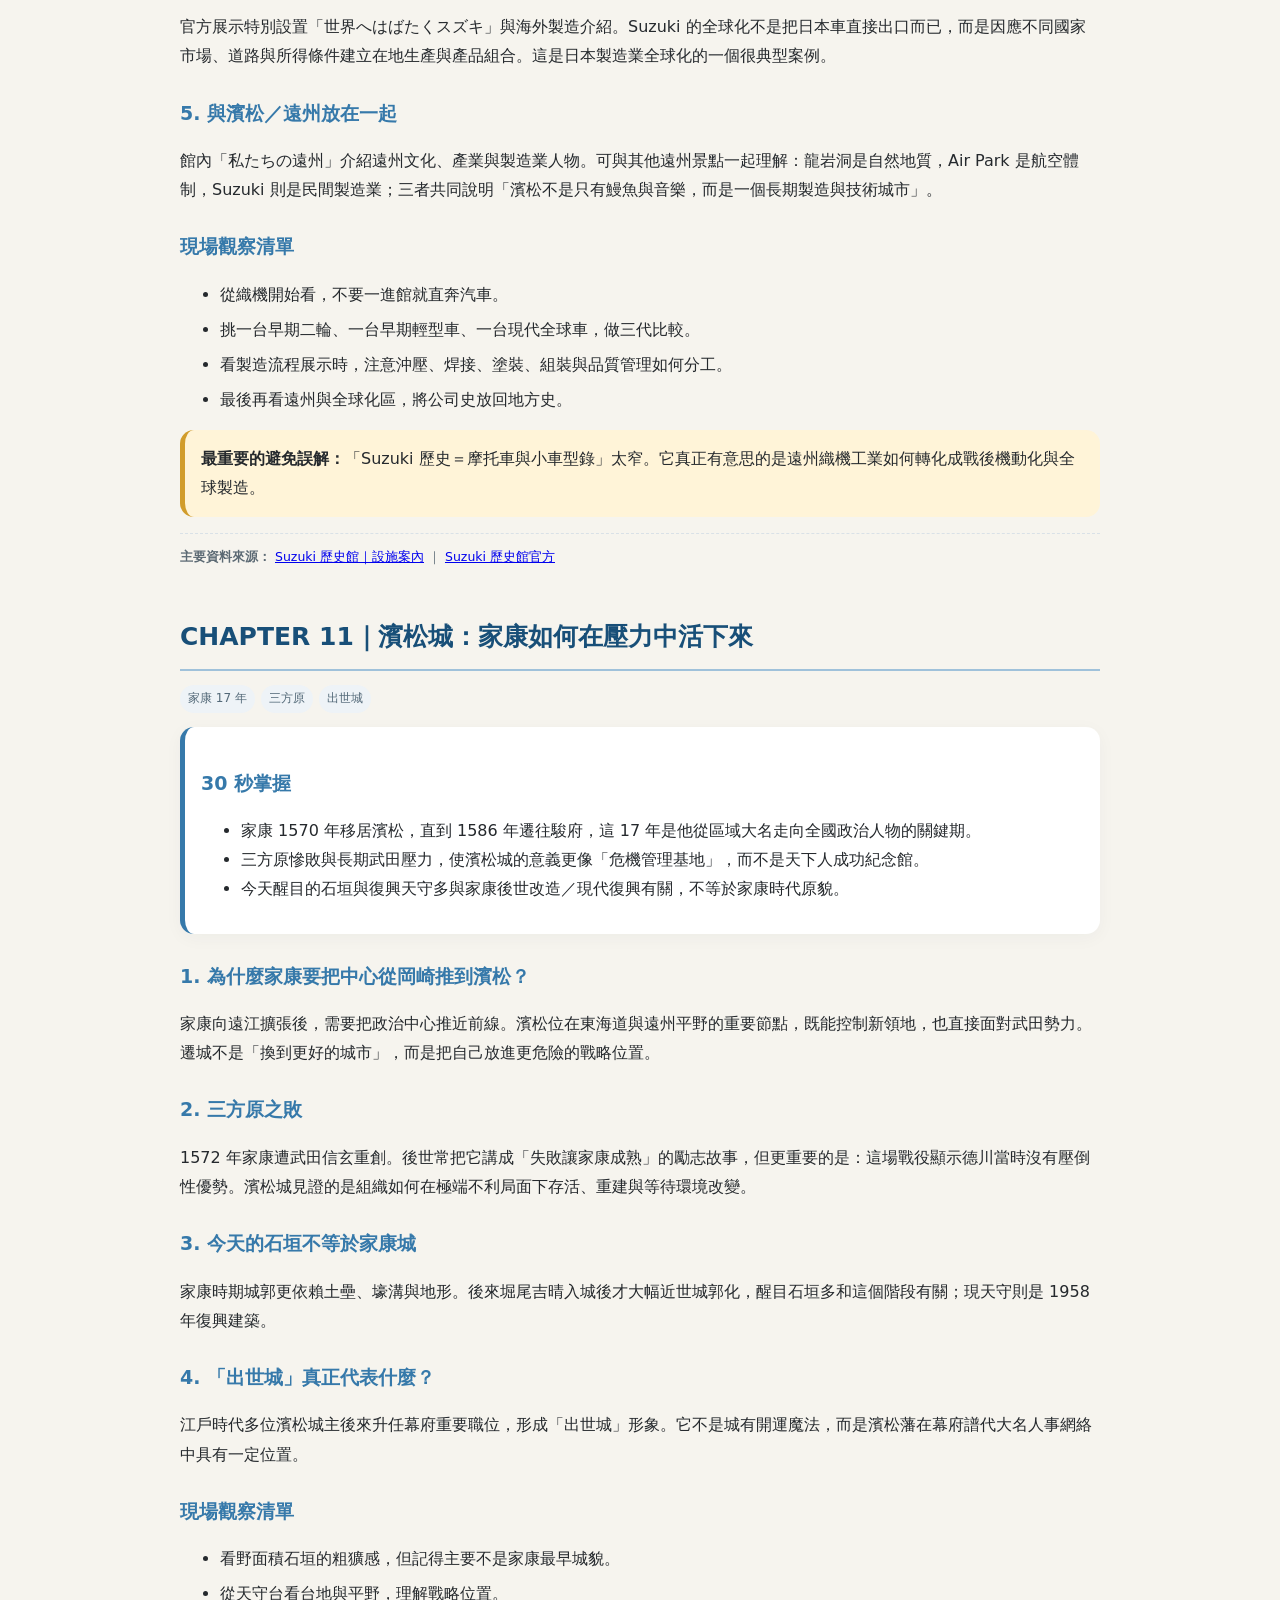
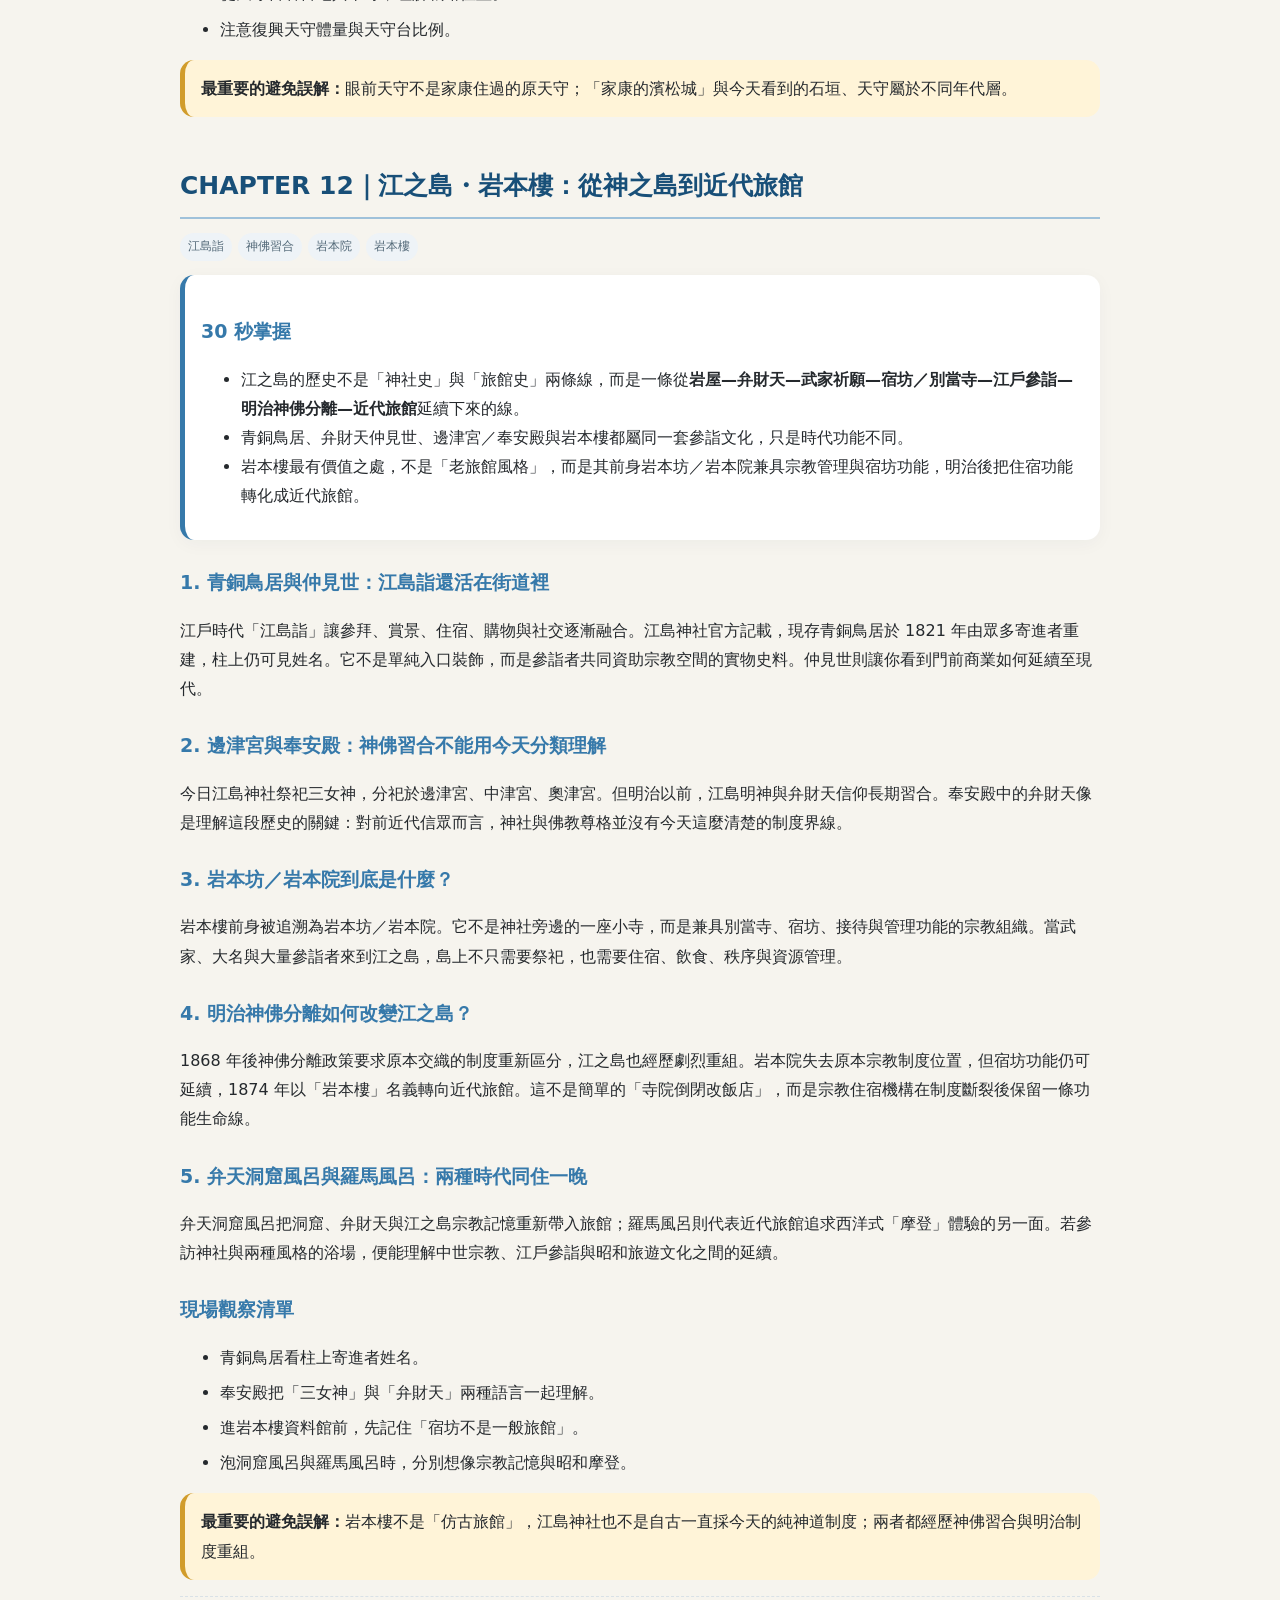
<file: trip-guide.html>
<!DOCTYPE html>

<html lang="zh-Hant"><head><meta charset="utf-8"/><meta content="width=device-width,initial-scale=1" name="viewport"/><title>日本景點文化・歷史完整導讀｜通用公開版</title><style>
:root{--blue:#184f78;--blue2:#3679aa;--ink:#25292d;--paper:#f6f4ee;--card:#fff;--line:#d9e1e7;--gold:#a17c35;--tea:#476d48;--warn:#fff4d8;--muted:#687783}
*{box-sizing:border-box}html{scroll-behavior:smooth;scroll-padding-top:78px}body{margin:0;font-family:system-ui,-apple-system,"Noto Sans TC","PingFang TC",sans-serif;color:var(--ink);background:var(--paper);line-height:1.82}.wrap{max-width:920px;margin:auto}.hero{padding:34px 18px 26px;background:linear-gradient(145deg,#e7f2fa,#f8f3e6 62%,#edf4eb);border-bottom:1px solid var(--line)}.kicker{font-size:12px;letter-spacing:.12em;font-weight:800;color:var(--blue)}h1{margin:6px 0 8px;color:var(--blue);font-size:34px;line-height:1.22}h2{color:var(--blue);font-size:25px;margin:46px 0 14px;padding-bottom:9px;border-bottom:2px solid #9fc1da}h3{color:var(--blue2);font-size:19px;margin:25px 0 8px}h4{color:#5c4a35;margin:18px 0 5px}.lead{font-size:16px;max-width:810px}.hero-note,.callout,.warn,.quote,.quick{padding:14px 16px;border-radius:14px;margin:14px 0}.hero-note,.callout{background:#eef6fb;border:1px solid #d4e5f1}.warn{background:var(--warn);border-left:5px solid #d19c2b}.quote{background:#faf7ee;border-left:4px solid var(--gold)}.quick{background:white;border-left:5px solid var(--blue2);box-shadow:0 4px 18px #17334d0a}.actions,.spot-actions{display:flex;gap:8px;flex-wrap:wrap;margin-top:14px}a.btn,.spot-actions a{display:inline-block;text-decoration:none;padding:9px 12px;border-radius:10px;background:var(--blue);color:white;font-weight:750;font-size:13px}a.secondary,.spot-actions a.secondary{background:white;color:var(--blue);border:1px solid var(--blue)}.toc-wrap{position:sticky;top:0;z-index:10;background:#f7f5f0f2;backdrop-filter:blur(10px);border-bottom:1px solid var(--line)}.toc{max-width:920px;margin:auto;padding:9px 13px;display:flex;gap:7px;overflow-x:auto;scrollbar-width:none}.toc::-webkit-scrollbar{display:none}.toc a{white-space:nowrap;text-decoration:none;color:var(--blue);background:#fff;border:1px solid var(--line);padding:7px 10px;border-radius:999px;font-size:12.5px;font-weight:700}main{padding:8px 18px 65px}.card{background:var(--card);border:1px solid var(--line);border-radius:16px;padding:17px;margin:14px 0;box-shadow:0 4px 16px #1d3d5a09}.chapter{scroll-margin-top:82px}.subspot{scroll-margin-top:86px}.chapter-meta{display:flex;gap:6px;flex-wrap:wrap;margin:6px 0 14px}.tag{display:inline-block;padding:3px 8px;border-radius:999px;background:#eef3f7;color:#536978;font-size:12px}.timeline{width:100%;border-collapse:collapse;font-size:14px;background:#fff;margin:12px 0}.timeline th,.timeline td{border:1px solid #ccd7df;padding:8px 10px;vertical-align:top}.timeline th{background:#edf4f9;text-align:left}.timeline td:first-child{white-space:nowrap;font-weight:700;width:24%}.observe li,.check li{margin:6px 0}.source{font-size:13px;color:#55636e}.source a{color:#285f8c;word-break:break-word}.chapter-index{display:grid;grid-template-columns:repeat(auto-fit,minmax(230px,1fr));gap:10px;margin:18px 0}.chapter-index a{text-decoration:none;color:inherit;background:white;border:1px solid var(--line);border-radius:14px;padding:13px 14px}.chapter-index b{display:block;color:var(--blue);margin-bottom:3px}.chapter-index span{font-size:12.5px;color:var(--muted)}.route{display:grid;grid-template-columns:34px 1fr;gap:7px 12px}.route .n{width:30px;height:30px;border-radius:50%;display:grid;place-items:center;background:var(--blue);color:#fff;font-weight:800}.route p{margin:3px 0 12px}.sourcebox{font-size:12.5px;color:#5b6973;border-top:1px dashed var(--line);margin-top:16px;padding-top:12px}.backtop{position:fixed;right:14px;bottom:14px;text-decoration:none;background:#ffffffee;color:var(--blue);border:1px solid var(--line);border-radius:999px;padding:8px 11px;font-size:12px;font-weight:800;box-shadow:0 5px 18px #0001}footer{text-align:center;padding:28px 18px;color:#71808a;font-size:12px}@media(max-width:600px){h1{font-size:28px}h2{font-size:22px}.card{padding:14px}.timeline{font-size:12.5px}.timeline th,.timeline td{padding:7px}.spot-actions a{flex:1;text-align:center;min-width:130px}}
</style></head><body id="top"><header class="hero"><div class="wrap"><div class="kicker">東京・富士五湖・靜岡・鎌倉・成田｜通用文化導讀</div><h1>日本景點文化・歷史完整導讀</h1><p class="lead">這不是另一份景點清單。從東京國立博物館、富士信仰與火山地景，到駿府／掛川／濱松的德川線，再到江之島神佛習合、鎌倉武家都市與成田山庶民參詣，全部整理在<b>同一頁、分章閱讀</b>。從行程表點「📖 完整導讀」會直接跳到對應章節，不必自己找。</p><div class="hero-note"><b>使用方式：</b>出發前可完整讀；旅行當天從行程卡直接開該景點章節。購物、純餐飲與一般住宿不另外做文化導讀；但具有明確歷史內容的岩本樓、博物館、寺社、城郭與文化景觀都有收錄。</div><div class="actions"><a class="btn secondary" href="./?guideReturn=1" id="backToItinerary">← 回行程表</a><a class="btn" href="#index">看章節目錄 ↓</a></div></div></header><nav class="toc-wrap"><div class="toc"><a href="#index">目錄</a><a href="#tokyo-national-museum">01</a><a href="#fuji-yoshida">02</a><a href="#fuji-landscape">03</a><a href="#nenba-guide">04</a><a href="#kunozan-guide">05</a><a href="#shizuoka-guide">06</a><a href="#kakegawa-guide">07</a><a href="#ryugashido-guide">08</a><a href="#airpark-guide">09</a><a href="#suzuki-guide">10</a><a href="#hamamatsu-castle-guide">11</a><a href="#enoshima-guide">12</a><a href="#hasedera-guide">13</a><a href="#great-buddha-guide">14</a><a href="#kamakura-hachimangu-guide">15</a><a href="#kamakura-museum-zeniarai">16</a><a href="#naritasan-guide">17</a></div></nav><main><div class="wrap"><section id="index"><h2>章節目錄</h2><div class="chapter-index"><a href="#tokyo-national-museum"><b>01 東京國立博物館</b><span>明治博物館制度、日本美術史</span></a><a href="#fuji-yoshida"><b>02 富士吉田</b><span>忠靈塔、本町通、北口本宮</span></a><a href="#fuji-landscape"><b>03 富士五湖</b><span>精進湖、本栖湖、河口湖</span></a><a href="#nenba-guide"><b>04 西湖根場</b><span>茅葺、災害記憶與重建</span></a><a href="#kunozan-guide"><b>05 久能山東照宮</b><span>家康安葬與東照宮原型</span></a><a href="#shizuoka-guide"><b>06 靜岡／淺間神社</b><span>今川、駿府與城市信仰</span></a><a href="#kakegawa-guide"><b>07 掛川／掛川城</b><span>東海道、二之丸御殿與茶</span></a><a href="#ryugashido-guide"><b>08 龍岩洞</b><span>石灰岩與地質時間</span></a><a href="#airpark-guide"><b>09 Air Park</b><span>空防制度與航空技術</span></a><a href="#suzuki-guide"><b>10 Suzuki 歷史館</b><span>織機到全球製造</span></a><a href="#hamamatsu-castle-guide"><b>11 濱松城</b><span>家康前線十七年</span></a><a href="#enoshima-guide"><b>12 江之島／岩本樓</b><span>神佛習合、江島詣與旅館史</span></a><a href="#hasedera-guide"><b>13 長谷寺</b><span>十一面觀音與山海地形</span></a><a href="#great-buddha-guide"><b>14 鎌倉大佛</b><span>阿彌陀信仰與露天大佛</span></a><a href="#kamakura-hachimangu-guide"><b>15 鎌倉／鶴岡八幡宮</b><span>武家都市與城市軸線</span></a><a href="#kamakura-museum-zeniarai"><b>16 國寶館／錢洗弁財天</b><span>佛教美術與庶民祈願</span></a><a href="#naritasan-guide"><b>17 成田山新勝寺</b><span>密教、歌舞伎與成田詣</span></a></div></section><section class="chapter" id="tokyo-national-museum"><h2>CHAPTER 01｜東京國立博物館</h2><div class="chapter-meta"><span class="tag">明治文化制度</span><span class="tag">日本美術史</span><span class="tag">2–2.5 小時</span></div><div class="quick"><h3>30 秒掌握</h3><ul><li><b>東京國立博物館不只是「日本古物很多的博物館」</b>，它本身就是明治國家建立博物館制度、文化財分類與保存觀念的重要現場。</li><li>其源頭可追溯至 1872 年湯島聖堂博覽會，通常被視為日本最早的博物館起點；今天館藏橫跨日本與亞洲藝術、考古與文化財。</li><li>如果只有 2–2.5 小時，不應追求「看完」，而應以本館日本美術史主線為核心，再依興趣補東洋館或法隆寺寶物館。</li></ul></div><h3>1. 為什麼 1872 年很重要？</h3><p>明治政府成立後，博覽會、博物館、古器舊物保存與近代國家建設一起展開。1872 年在湯島聖堂舉行的展覽，不只是展示奇珍異物，而是日本開始把物件依「美術、考古、工藝、歷史」等現代分類收集、研究與公開展示的象徵。博物館因此同時具有保存文化、教育國民與向世界展示國家文化的功能。</p><h3>2. 本館怎麼看才不會疲乏？</h3><p>把本館當作一條時間線：繩文／彌生與古墳 → 佛教美術 → 平安與鎌倉 → 武家與禪 → 桃山與江戶 → 近代。你不必每件作品都讀說明牌，而是先問「這件東西屬於誰的世界？」例如佛像對應寺院與信仰，刀劍與甲冑對應武家，屏風與障壁畫對應權力與室內空間，浮世繪則連到都市庶民市場。</p><h3>3. 東京國博如何幫助理解各地文化史？</h3><p>將館藏中的佛教、武家與城郭文物，和日本各地的文化遺產連結起來。東京國博可以先給你「物件的語言」：佛像的姿態、神佛習合前後的差異、武家肖像、工藝與書畫。之後到現場時，會比較容易把建築和制度放回文化史。</p><h3>現場觀察清單</h3><ul class="observe"><li>先看本館，不要一開始就被特展帶走。</li><li>看到國寶、重要文化財標示時，注意「指定的是物件本身」而不是名氣排名。</li><li>至少挑一組佛教造像、一組武家相關、一組江戶城市文化來看，和後面行程建立連結。</li></ul><div class="warn"><b>最重要的避免誤解：</b>「國立博物館＝把日本史從頭到尾完整展示」不對。它是以館藏物件為核心的輪替展示，同一趟旅行不可能看完全部。</div><div class="sourcebox"><b>主要資料來源：</b> <a href="https://www.tnm.jp/modules/r_free_page/index.php?id=155&amp;lang=en" rel="noopener" target="_blank">東京國立博物館｜沿革</a> ｜ <a href="https://www.tnm.jp/150th/en/about.html" rel="noopener" target="_blank">東京國立博物館｜About TNM</a></div></section><section class="chapter" id="fuji-yoshida"><h2>CHAPTER 02｜富士吉田：從忠靈塔到富士信仰</h2><div class="chapter-meta"><span class="tag">忠靈塔</span><span class="tag">本町通</span><span class="tag">北口本宮</span></div><div class="quick"><h3>30 秒掌握</h3><ul><li>新倉山忠靈塔、富士吉田本町通、北口本宮富士淺間神社其實可以讀成同一章：<b>現代「日本代表景觀」如何疊在富士信仰、戰爭記憶與地方城市上。</b></li><li>忠靈塔不是古代五重塔，而是 1958 年建立的戰歿者慰靈塔；今天著名的富士山構圖，是戰後地方記憶與全球觀光影像重疊的結果。</li><li>北口本宮的核心則更早，連結富士山鎮火信仰、吉田口登拝、富士講與御師町。</li></ul></div><h3 class="subspot" id="chureito">新倉山淺間公園／忠靈塔：先分清「塔」與「神社」</h3><p>忠靈塔的正式背景是富士吉田市戰歿者慰靈。富士吉田市說明，現塔於 1958 年建成，用來悼念明治以後戰爭中犧牲的市民。它後來因富士山、櫻花與五重塔式外觀形成極強烈的「日本意象」，成為國際旅遊影像。這個轉變本身就是值得看的歷史：一座地方慰靈設施如何成為全球觀光符號。</p><h3 class="subspot" id="honcho">富士吉田本町通：現代生活街道如何被富士山重新定義</h3><p>本町通首先是一條地方生活與商業街，不是為遊客搭建的攝影棚。近年「街道盡頭正對巨大富士山」的視覺在社群媒體流行，讓日川時計店一帶成為熱門取景地。現場最好把它當作「日常城市與聖山同框」來看，而不是追求站在車道中央複製照片。</p><h3 class="subspot" id="kitaguchi">北口本宮富士淺間神社：富士山不只是風景</h3><p>富士山是一座有噴發歷史的火山。古代淺間信仰的重要背景之一，就是對火山神威的敬畏與鎮護。到了中世，遙拜逐漸和實際登山修行結合；近世富士講興盛後，吉田口形成講社、御師、宿泊、祈禱與登山準備的完整網絡。北口本宮因此不是「有巨大鳥居的漂亮神社」，而是登拝制度的入口。</p><h3>富士講與御師：旅行其實早已制度化</h3><p>江戶庶民並不是說走就走去爬富士山。講社共同集資、輪流派代表，御師則提供住宿、餐食、祈禱、護符與登山安排。宗教、旅行與服務業在這裡本來就交織在一起。即使沒有安排參觀御師舊宅，理解御師制度也能讓北口本宮的信仰背景變得立體。</p><h3>現場觀察清單</h3><ul class="observe"><li>忠靈塔先想到「戰爭慰靈」，再看它如何被觀光重新詮釋。</li><li>本町通不要站車道；從人行空間觀察「城市尺度 vs 富士山尺度」。</li><li>北口本宮走長參道時，感受從俗世街區進入杉林神域的過渡。</li><li>留意登山門，理解神社與吉田口登山道的制度連結。</li></ul><div class="warn"><b>最重要的避免誤解：</b>忠靈塔不是古代佛塔；北口本宮也不是單純「看富士山的神社」。兩者分別承載戰後慰靈與富士登拝信仰。</div><div class="sourcebox"><b>主要資料來源：</b> <a href="https://www.city.fujiyoshida.yamanashi.jp/page/1333.html" rel="noopener" target="_blank">富士吉田市｜忠靈塔歷史</a> ｜ <a href="https://sengenjinja.jp/" rel="noopener" target="_blank">北口本宮富士淺間神社</a></div></section><section class="chapter" id="fuji-landscape"><h2>CHAPTER 03｜富士五湖：火山地景如何變成觀光風景</h2><div class="chapter-meta"><span class="tag">精進湖</span><span class="tag">本栖湖</span><span class="tag">河口湖</span></div><div class="quick"><h3>30 秒掌握</h3><ul><li>精進湖、本栖湖、河口湖不是三個獨立「拍富士山」景點，而是<b>火山地形＋道路交通＋近代觀光</b>共同形成的文化景觀。</li><li>精進湖的重要性尤其在於小尺度湖畔聚落、古道交通與明治以後早期國際富士觀光。</li><li>河口湖北岸與大石公園代表當代成熟觀光；本栖湖「千圓鈔富士」則顯示國家圖像、攝影與風景認同如何結合。</li></ul></div><h3 class="subspot" id="shoji">精進湖：先看湖，再看富士</h3><p>精進湖的故事首先是地質。富士山噴發與熔岩流改變古代水系，形成今日西湖、精進湖、本栖湖一帶的湖盆與青木原地形。當你看「子抱富士」時，其實同時看到幾千年的火山地貌與一百多年的觀光凝視。</p><p>19 世紀末以後，精進湖曾成為早期外國人避暑與富士觀光據點，「Japan Shoji」等稱呼反映它曾經有相當國際化的度假形象。這也是為什麼住湖畔比單純路過更有意義：晨霧、風、雲和湖面變化本身就是這個景觀的一部分。</p><h3 class="subspot" id="motosu">本栖湖與千圓鈔富士：風景如何變成國家圖像</h3><p>本栖湖一帶的富士景觀因攝影作品被採用於紙鈔圖樣而進一步成為「標準富士」之一。值得注意的不是一定要拍到完全相同角度，而是理解：風景從實際地點，經由攝影、印刷與貨幣，被大量複製為全民共同記憶。</p><h3 class="subspot" id="kawaguchiko">河口湖北岸／大石公園／紅葉迴廊：成熟觀光景觀</h3><p>河口湖和精進湖最大的差異，不是誰比較漂亮，而是觀光發展規模不同。北岸公園、季節花田、紅葉迴廊、飯店與美術館，都是現代觀光規劃把富士山「框景」並轉化為全年旅遊產品的例子。可將小尺度的精進湖，與觀光設施成熟的河口湖並置比較。</p><h3>現場觀察清單</h3><ul class="observe"><li>精進湖早晨先看湖面與大室山，再看富士。</li><li>本栖湖把注意力放在「視點如何被固定成經典構圖」。</li><li>河口湖不要只追紅葉，觀察公園、道路、旅館如何共同塑造看富士的方式。</li></ul><div class="warn"><b>最重要的避免誤解：</b>富士五湖不是「五個一樣的湖換不同角度拍富士」。每個湖的火山地形、聚落、交通與觀光史都不同。</div></section><section class="chapter" id="nenba-guide"><h2>CHAPTER 04｜西湖療癒之里根場：消失聚落如何被重新記住</h2><div class="chapter-meta"><span class="tag">茅葺聚落</span><span class="tag">災害記憶</span><span class="tag">文化再生</span></div><div class="quick"><h3>30 秒掌握</h3><ul><li>西湖療癒之里根場不是完整保留的江戶古村，而是以 1966 年災害前的<b>茅葺聚落記憶</b>為基礎重建／再生的文化景觀。</li><li>它最值得看的不是「古裝感」，而是災害、聚落消失、地方記憶與觀光再生如何結合。</li><li>茅葺屋頂本身是一套材料、勞動、維修與社群合作制度，不只是造型。</li></ul></div><h3 class="subspot" id="nenba">1. 根場為什麼會變成今天這個樣子？</h3><p>西湖西北側的根場曾有典型山村聚落。1966 年颱風災害造成嚴重土石流與聚落損失，原有景觀大幅改變。今日「西湖療癒之里根場」是在之後以文化與觀光方式重新建構地方記憶的成果，因此現場不應被誤認為整村原封不動保存至今。</p><h3>2. 茅葺屋頂是生活技術</h3><p>茅草並不是便宜替代品，而是一種需要定期補修、更新、組織勞動與材料管理的建築技術。屋頂坡度、厚度與室內爐火都和山地氣候、生活方式有關。看到一排茅葺屋時，可以想像它背後需要的是整個社群的維護能力。</p><h3>3. 重建村落有沒有「歷史價值」？</h3><p>有，但價值不同於原建築。它保存的是聚落尺度、建築形式、地方產業與災害記憶，並透過工藝、飲食與展覽重新讓人進入地方文化。對文化資產理解而言，「原物」和「記憶型重建」都值得看，但必須分清。</p><h3>現場觀察清單</h3><ul class="observe"><li>看屋頂厚度與坡度，不只拍正面。</li><li>找災害與舊聚落相關說明，理解它為何需要重建。</li><li>從村內回望富士山，想像山村生活與今日觀光取景的差異。</li></ul><div class="warn"><b>最重要的避免誤解：</b>「根場＝完整保存的古代村落」不準確。今天的景觀具有重建與文化再生性質。</div></section><section class="chapter" id="kunozan-guide"><h2>CHAPTER 05｜久能山東照宮：家康之死如何被變成政權記憶</h2><div class="chapter-meta"><span class="tag">德川家康</span><span class="tag">權現造</span><span class="tag">國寶</span></div><div class="quick"><h3>30 秒掌握</h3><ul><li>久能山東照宮是家康死後最直接的安葬與最初祭祀核心，也是全國東照宮體系的起點。</li><li>1616 年家康卒於駿府，依遺命葬久能山；秀忠命中井正清主持造營，社殿約一年七個月完成。</li><li>本殿—石之間—拜殿構成早期權現造代表，2010 年指定為國寶。</li></ul></div><h3 class="subspot" id="kunozan">1. 家康為什麼葬在久能山？</h3><p>家康晚年長居駿府，久能山既與駿府關係密切，又兼具古老宗教與軍事制高點性質。他死前安排久能山安葬、增上寺葬儀、大樹寺位牌與日光勸請，顯示死後祭祀是一套跨地域的政治宗教網絡，不只是私人墓葬。</p><h3>2. 將軍如何變成神？</h3><p>家康死後被神格化為東照大權現。新成立不久的幕府需要把軍事勝利轉化為長期合法性，祭祀創始者就是把政治記憶宗教化的方式之一。東照宮因此既是神社，也是德川政權如何敘述自身起源的建築。</p><h3>3. 建築為什麼這麼華麗？</h3><p>漆、極彩色雕刻與金具不只是裝飾。權現造把本殿、石之間與拜殿組成高度儀式化空間，使權力透過視覺與動線被感知。久能山比日光後來的大改建更早，因此特別適合理解東照宮建築原型。</p><h3>4. 山本身也要看</h3><p>久能山在家康之前已有久能寺與武田氏城砦歷史。德川並不是在空白山頭創造聖地，而是把既有宗教與軍事權威重新納入自己的祭祀秩序。</p><h3>現場觀察清單</h3><ul class="observe"><li>看本殿—石之間—拜殿的連接方式。</li><li>留意金具、漆與雕刻如何製造權威感。</li><li>到神廟（墓所）時感受社殿與墓所的空間距離。</li><li>從山上看駿河灣，理解久能山的戰略位置。</li></ul><div class="warn"><b>最重要的避免誤解：</b>久能山不是「小一號日光東照宮」。它更早，且與家康遺骸和駿府直接相連。</div><div class="sourcebox"><b>主要資料來源：</b> <a href="https://www.toshogu.or.jp/english/" rel="noopener" target="_blank">久能山東照宮官方</a></div></section><section class="chapter" id="shizuoka-guide"><h2>CHAPTER 06｜靜岡・靜岡淺間神社：從今川駿府到大御所城市</h2><div class="chapter-meta"><span class="tag">駿府</span><span class="tag">今川氏</span><span class="tag">淺間信仰</span><span class="tag">茶港</span></div><div class="quick"><h3>30 秒掌握</h3><ul><li>靜岡淺間神社不是單一神社，而是神部、淺間、大歲御祖三社為中心的複合神域。</li><li>駿府城市史要先有今川，再有家康；家康幼年、五國統治與大御所晚年都和駿府深度相連。</li><li>同樣叫「淺間」，靜岡淺間與北口本宮功能不同：前者嵌入國府／城市秩序，後者深度連接富士登拝。</li></ul></div><h3 class="subspot" id="shizuoka-sengen">1. 三社為什麼被一起叫「靜岡淺間神社」？</h3><p>神部神社、淺間神社、大歲御祖神社各有不同信仰脈絡。神部與駿河國地方神祇秩序相關；淺間連接富士信仰；大歲御祖則和古代市場與地方守護傳統相連。三者並置，等於把「國、山、城市生活」疊在同一境內。</p><h3>2. 駿府不是家康晚年才突然重要</h3><p>今川氏在駿河統治約兩百多年，駿府和京都公家、禪僧、連歌文化關係密切。家康幼年在今川文化圈成長，後來又在控制五國時以駿府為統治中心之一，1607 年以大御所身分返回後更把駿府變成政治、外交的重要第二中樞。</p><h3>3. 為什麼社殿規模巨大？</h3><p>今天華麗宏大的社殿群多和江戶後期大規模造營有關。此時駿府雖已不是家康在世時的政治中心，卻仍是東海道重要城市與德川記憶之城，神社規模也反映城市地位與幕府資源。</p><h3>4. 靜岡與茶、清水港</h3><p>近代清水港與茶葉輸出使靜岡進一步連接全球市場。你下午到掛川看深蒸茶時，可以把它接到這條線：產地農業、加工技術、港口與國際商品並不是分開的故事。</p><h3>現場觀察清單</h3><ul class="observe"><li>先確認自己面對的是哪一社，不要把整個境內當同一神社。</li><li>大拜殿先遠看比例，再近看彩繪與構件。</li><li>把上午久能山與這裡連起來：家康神格化 vs 駿府古代—近世地方信仰。</li></ul><div class="warn"><b>最重要的避免誤解：</b>「靜岡淺間神社＝祭富士山的神社」只說對一部分；它更像把駿河國政治、富士信仰與城市守護疊在一起的宗教街區。</div></section><section class="chapter" id="kakegawa-guide"><h2>CHAPTER 07｜掛川・掛川城：東海道、今川、家康與深蒸茶</h2><div class="chapter-meta"><span class="tag">東海道</span><span class="tag">二之丸御殿</span><span class="tag">掛川茶</span></div><div class="quick"><h3>30 秒掌握</h3><ul><li>掛川的核心不是單一名人，而是位置：駿河—遠江之間的東海道要衝。</li><li>掛川同時是城下町與宿場町，戰國軍事、江戶交通、近代茶業在此交會。</li><li>掛川城最重要的現場判讀：<b>二之丸御殿是 1855–1861 年重建並保存至今的江戶末期實物；天守是 1994 年木造復元。</b></li></ul></div><h3 class="subspot" id="kakegawa-city">1. 東海道如何塑造掛川？</h3><p>掛川市域內有掛川宿與日坂宿。宿場提供本陣、旅籠、馬匹、人足與物流轉運；城下町則圍繞藩主、武家、町人與官署。兩種功能重疊，使掛川既服務固定統治人口，也服務大量流動旅人。</p><h3 class="subspot" id="kakegawa-castle">2. 今川氏真的退守與家康包圍</h3><p>1568 年武田信玄侵入駿河後，今川氏真退守掛川城，德川家康自西側進攻，攻防持續約半年。最後以議和方式開城，說明戰國政治不是只有殲滅敵人，也必須計算武田壓力、兵力消耗與外交。</p><h3>3. 山內一豐與近世城郭化</h3><p>1590 年山內一豐入城後大幅整備城郭與城下町。這是掛川從戰時據點轉向近世統治中心的重要階段，也讓一豐在後來進入土佐前累積築城與行政經驗。</p><h3 class="subspot" id="kakegawa-palace">4. 二之丸御殿比天守更該慢看</h3><p>御殿兼具城主公邸、藩政官署與正式儀式空間。現建築在 1854 年地震後於 1855–1861 年重建，採書院造；房間深度、上段、襖與座席共同表現身分秩序。明治後又先後轉作學校、役場、市廳舍等，長期再利用反而成為保存原因。</p><h3 class="subspot" id="kakegawa-tea">5. 掛川茶與茶草場</h3><p>掛川以深蒸茶著名。較長蒸製讓茶葉組織更軟、成茶較碎、茶湯濃綠厚實。茶草場農法則把茶園周邊草地管理納入農業：割草後鋪入茶園，同時維持草地生態與生物多樣性。它不只是「喝茶文化」，也是農業景觀。</p><h3>現場觀察清單</h3><ul class="observe"><li>掛川城先看二之丸御殿，再登天守。</li><li>在御殿外把江戶實物與現代復元天守放在同一視線比較。</li><li>若有時間到二之丸茶室，喝茶時觀察茶湯濃度與葉片碎度。</li></ul><div class="warn"><b>最重要的避免誤解：</b>不要把 1994 木造天守說成江戶原物；掛川城最珍貴的原建築之一其實是二之丸御殿。</div><div class="sourcebox"><b>主要資料來源：</b> <a href="https://www.city.kakegawa.shizuoka.jp/gyosei/docs/7890.html" rel="noopener" target="_blank">掛川市｜掛川城歷史</a> ｜ <a href="https://www.city.kakegawa.shizuoka.jp/gyosei/mobile/docs/7891.html" rel="noopener" target="_blank">掛川市｜掛川城御殿</a></div></section><section class="chapter" id="ryugashido-guide"><h2>CHAPTER 08｜龍岩洞：把時間尺度拉回 2.5 億年的遠州</h2><div class="chapter-meta"><span class="tag">地質</span><span class="tag">石灰岩</span><span class="tag">自然史</span></div><div class="quick"><h3>30 秒掌握</h3><ul><li>龍岩洞是約 2.5 億年前石灰岩地層中形成的洞窟系統；今天的鐘乳石景觀是地下水長時間溶蝕與沉積的結果。</li><li>它雖不是「歷史建築」，但很值得做自然史導讀：你會在同一天從人類航空／製造史，切換到以萬年計的地質時間。</li><li>洞內的形成速度非常慢，任何鐘乳石都不是幾十年就能「長出來」的觀光布景。</li></ul></div><h3 class="subspot" id="ryugashido">1. 石灰岩洞窟怎麼形成？</h3><p>含二氧化碳的雨水滲入土壤與岩層後形成弱酸性水，會逐步溶解碳酸鈣為主的石灰岩，擴大裂隙形成地下空間。水滴進入洞穴後二氧化碳逸散，碳酸鈣再沉積，長時間形成鐘乳石、石筍與石柱。</p><h3>2. 為什麼龍岩洞值得放在濱松行程？</h3><p>濱松旅行很容易被工業博物館與城市史主導，龍岩洞提供另一個尺度：遠州地區的自然環境不是城市和工廠的背景，而是先於人類活動存在的地質基底。把它放在早上，也能讓下午的 Air Park 與 Suzuki 形成「地球時間 → 航空時代 → 工業現代」的鮮明對照。</p><h3>3. 洞穴展示怎麼看？</h3><p>觀光洞常會用名稱、燈光與故事幫助辨識奇岩，但名稱是後來的人類詮釋。你可以一邊享受這些命名，一邊分清自然形成機制與後來觀光敘事。</p><h3>現場觀察清單</h3><ul class="observe"><li>看鐘乳石（由上往下）與石筍（由下往上）的差別。</li><li>注意流水路徑與洞頂滴水，想像洞穴仍在緩慢變化。</li><li>不要觸摸鐘乳石，油脂與污染會影響表面。</li></ul><div class="warn"><b>最重要的避免誤解：</b>洞內造型的「神獸、瀑布、宮殿」等名稱是觀光命名；真正重要的是岩溶地形與極長形成時間。</div><div class="sourcebox"><b>主要資料來源：</b> <a href="https://www.hamamatsu-japan.com/en/column/76856/" rel="noopener" target="_blank">浜松官方觀光｜龍岩洞</a></div></section><section class="chapter" id="airpark-guide"><h2>CHAPTER 09｜Air Park：從飛機迷視角走向「空防系統」</h2><div class="chapter-meta"><span class="tag">航空自衛隊</span><span class="tag">實機</span><span class="tag">濱松基地</span></div><div class="quick"><h3>30 秒掌握</h3><ul><li>Air Park 不只是「戰鬥機展示館」，而是理解日本航空自衛隊任務、裝備、訓練與濱松航空城市身分的入口。</li><li>展示資料館談部隊、任務、裝備與救難；展示格納庫則可近距離看歷代航空機，包括 Blue Impulse 相關展示。</li><li>真正有價值的是把飛機看成一套制度：人員訓練、基地、維修、救難、雷達、防空、運輸共同構成空防。</li></ul></div><h3 class="subspot" id="airpark">1. 為什麼濱松和航空史特別有關？</h3><p>濱松長期具有軍用航空與教育訓練基地角色，今日濱松基地亦是航空自衛隊重要據點。Air Park 設在基地旁，不只是把退役飛機集中陳列，而是讓民眾理解航空自衛隊的組織與專業分工。</p><h3>2. 不要只盯著戰鬥機</h3><p>空防除了戰鬥機，還需要預警、飛行點檢、運輸、救難、地面防空與基地警備。展示資料館 1–3 樓分別以部隊、裝備、任務與實物內裝等方式呈現。你若只拍 F-4 或 Blue Impulse，會錯過這座館真正想說的「航空自衛隊是一個大型系統」。</p><h3>3. 展示格納庫怎麼看比較有意思？</h3><p>把不同世代飛機放在一起比較：機翼後掠角、進氣口、座艙、機體尺寸與任務都在變。F-4 這類長期服役機種能讓你看到冷戰時代到 21 世紀的技術與任務延續；Blue Impulse 則同時具有訓練、飛行技術與公共展示功能。</p><h3>4. 看得到現役訓練，是這裡最特殊的地方</h3><p>館外緊鄰浜松飛行場，平日有機會看到實際訓練活動。這讓「博物館」與「仍在運作的基地」疊在一起：你看到的不只是歷史物件，而是一套現役制度旁的歷史展示。</p><h3>現場觀察清單</h3><ul class="observe"><li>1F 先建立空自任務框架，再進格納庫。</li><li>至少比較兩個世代的戰鬥機，不只拍最有名的。</li><li>有實際飛行訓練時，觀察地勤、滑行與起降流程。</li><li>若時間有限，模擬器排隊過久可放棄，不要犧牲實機展示。</li></ul><div class="warn"><b>最重要的避免誤解：</b>Air Park 不是軍事主題樂園而已；真正可讀的是日本戰後空防制度與航空技術如何被展示給公眾。</div><div class="sourcebox"><b>主要資料來源：</b> <a href="https://www.mod.go.jp/asdf/airpark/2_guide.html" rel="noopener" target="_blank">航空自衛隊浜松広報館｜館內指南</a> ｜ <a href="https://www.mod.go.jp/asdf/airpark/" rel="noopener" target="_blank">Air Park 官方</a></div></section><section class="chapter" id="suzuki-guide"><h2>CHAPTER 10｜Suzuki 歷史館：從遠州織機到全球小型車</h2><div class="chapter-meta"><span class="tag">完全預約制</span><span class="tag">製造史</span><span class="tag">約 1.5 小時</span></div><div class="quick"><h3>30 秒掌握</h3><ul><li>Suzuki 的歷史起點不是汽車，而是 1909 年創業、1920 年公司化的<b>織機製造</b>。這點能直接連到遠州紡織與機械工業傳統。</li><li>從機織設備、摩托車、輕型車到全球生產，館內真正主題是「如何把製造能力轉移到不同產品」。</li><li>參觀前應依官方規定完成預約，並確認當日開館及參觀時間。</li></ul></div><h3 class="subspot" id="suzuki">1. 為什麼汽車公司從織機開始？</h3><p>遠州地區棉紡、織布與機械產業發達，鈴木道雄最初以織機製造起家。早期製造需要加工金屬零件、傳動機構與耐用機械，這些能力後來可以轉向二輪、四輪與其他動力產品。理解這個起點，你會比較容易看懂「產業轉型」而不是只看車款年表。</p><h3>2. 戰後機動化與小型車</h3><p>日本戰後家庭與小型商業需要便宜、省油、適合狹窄道路的移動工具。二輪車與輕型四輪車因此不只是廉價替代品，而是回應日本城市尺度、所得與生活型態的產品。Suzuki 長期在小型化、成本控制與實用性上建立特色。</p><h3>3. 展示車不要只問「帥不帥」</h3><p>看到不同年代車輛時，可比較三件事：車身尺寸、機械配置、目標使用者。早期產品常直接反映當時道路、家庭人口、商業需求與能源環境。這些物件其實是生活史。</p><h3>4. 全球化怎麼看？</h3><p>官方展示特別設置「世界へはばたくスズキ」與海外製造介紹。Suzuki 的全球化不是把日本車直接出口而已，而是因應不同國家市場、道路與所得條件建立在地生產與產品組合。這是日本製造業全球化的一個很典型案例。</p><h3>5. 與濱松／遠州放在一起</h3><p>館內「私たちの遠州」介紹遠州文化、產業與製造業人物。可與其他遠州景點一起理解：龍岩洞是自然地質，Air Park 是航空體制，Suzuki 則是民間製造業；三者共同說明「濱松不是只有鰻魚與音樂，而是一個長期製造與技術城市」。</p><h3>現場觀察清單</h3><ul class="observe"><li>從織機開始看，不要一進館就直奔汽車。</li><li>挑一台早期二輪、一台早期輕型車、一台現代全球車，做三代比較。</li><li>看製造流程展示時，注意沖壓、焊接、塗裝、組裝與品質管理如何分工。</li><li>最後再看遠州與全球化區，將公司史放回地方史。</li></ul><div class="warn"><b>最重要的避免誤解：</b>「Suzuki 歷史＝摩托車與小車型錄」太窄。它真正有意思的是遠州織機工業如何轉化成戰後機動化與全球製造。</div><div class="sourcebox"><b>主要資料來源：</b> <a href="https://suzuki-rekishikan.jp/pages/about" rel="noopener" target="_blank">Suzuki 歷史館｜設施案內</a> ｜ <a href="https://suzuki-rekishikan.jp/" rel="noopener" target="_blank">Suzuki 歷史館官方</a></div></section><section class="chapter" id="hamamatsu-castle-guide"><h2>CHAPTER 11｜濱松城：家康如何在壓力中活下來</h2><div class="chapter-meta"><span class="tag">家康 17 年</span><span class="tag">三方原</span><span class="tag">出世城</span></div><div class="quick"><h3>30 秒掌握</h3><ul><li>家康 1570 年移居濱松，直到 1586 年遷往駿府，這 17 年是他從區域大名走向全國政治人物的關鍵期。</li><li>三方原慘敗與長期武田壓力，使濱松城的意義更像「危機管理基地」，而不是天下人成功紀念館。</li><li>今天醒目的石垣與復興天守多與家康後世改造／現代復興有關，不等於家康時代原貌。</li></ul></div><h3 class="subspot" id="hamamatsu-castle">1. 為什麼家康要把中心從岡崎推到濱松？</h3><p>家康向遠江擴張後，需要把政治中心推近前線。濱松位在東海道與遠州平野的重要節點，既能控制新領地，也直接面對武田勢力。遷城不是「換到更好的城市」，而是把自己放進更危險的戰略位置。</p><h3>2. 三方原之敗</h3><p>1572 年家康遭武田信玄重創。後世常把它講成「失敗讓家康成熟」的勵志故事，但更重要的是：這場戰役顯示德川當時沒有壓倒性優勢。濱松城見證的是組織如何在極端不利局面下存活、重建與等待環境改變。</p><h3>3. 今天的石垣不等於家康城</h3><p>家康時期城郭更依賴土壘、壕溝與地形。後來堀尾吉晴入城後才大幅近世城郭化，醒目石垣多和這個階段有關；現天守則是 1958 年復興建築。</p><h3>4. 「出世城」真正代表什麼？</h3><p>江戶時代多位濱松城主後來升任幕府重要職位，形成「出世城」形象。它不是城有開運魔法，而是濱松藩在幕府譜代大名人事網絡中具有一定位置。</p><h3>現場觀察清單</h3><ul class="observe"><li>看野面積石垣的粗獷感，但記得主要不是家康最早城貌。</li><li>從天守台看台地與平野，理解戰略位置。</li><li>注意復興天守體量與天守台比例。</li></ul><div class="warn"><b>最重要的避免誤解：</b>眼前天守不是家康住過的原天守；「家康的濱松城」與今天看到的石垣、天守屬於不同年代層。</div></section><section class="chapter" id="enoshima-guide"><h2>CHAPTER 12｜江之島・岩本樓：從神之島到近代旅館</h2><div class="chapter-meta"><span class="tag">江島詣</span><span class="tag">神佛習合</span><span class="tag">岩本院</span><span class="tag">岩本樓</span></div><div class="quick"><h3>30 秒掌握</h3><ul><li>江之島的歷史不是「神社史」與「旅館史」兩條線，而是一條從<b>岩屋—弁財天—武家祈願—宿坊／別當寺—江戶參詣—明治神佛分離—近代旅館</b>延續下來的線。</li><li>青銅鳥居、弁財天仲見世、邊津宮／奉安殿與岩本樓都屬同一套參詣文化，只是時代功能不同。</li><li>岩本樓最有價值之處，不是「老旅館風格」，而是其前身岩本坊／岩本院兼具宗教管理與宿坊功能，明治後把住宿功能轉化成近代旅館。</li></ul></div><h3 class="subspot" id="enoshima-torii">1. 青銅鳥居與仲見世：江島詣還活在街道裡</h3><p>江戶時代「江島詣」讓參拜、賞景、住宿、購物與社交逐漸融合。江島神社官方記載，現存青銅鳥居於 1821 年由眾多寄進者重建，柱上仍可見姓名。它不是單純入口裝飾，而是參詣者共同資助宗教空間的實物史料。仲見世則讓你看到門前商業如何延續至現代。</p><h3 class="subspot" id="enoshima-shrine">2. 邊津宮與奉安殿：神佛習合不能用今天分類理解</h3><p>今日江島神社祭祀三女神，分祀於邊津宮、中津宮、奧津宮。但明治以前，江島明神與弁財天信仰長期習合。奉安殿中的弁財天像是理解這段歷史的關鍵：對前近代信眾而言，神社與佛教尊格並沒有今天這麼清楚的制度界線。</p><h3 class="subspot" id="iwamotoro">3. 岩本坊／岩本院到底是什麼？</h3><p>岩本樓前身被追溯為岩本坊／岩本院。它不是神社旁邊的一座小寺，而是兼具別當寺、宿坊、接待與管理功能的宗教組織。當武家、大名與大量參詣者來到江之島，島上不只需要祭祀，也需要住宿、飲食、秩序與資源管理。</p><h3>4. 明治神佛分離如何改變江之島？</h3><p>1868 年後神佛分離政策要求原本交織的制度重新區分，江之島也經歷劇烈重組。岩本院失去原本宗教制度位置，但宿坊功能仍可延續，1874 年以「岩本樓」名義轉向近代旅館。這不是簡單的「寺院倒閉改飯店」，而是宗教住宿機構在制度斷裂後保留一條功能生命線。</p><h3>5. 弁天洞窟風呂與羅馬風呂：兩種時代同住一晚</h3><p>弁天洞窟風呂把洞窟、弁財天與江之島宗教記憶重新帶入旅館；羅馬風呂則代表近代旅館追求西洋式「摩登」體驗的另一面。若參訪神社與兩種風格的浴場，便能理解中世宗教、江戶參詣與昭和旅遊文化之間的延續。</p><h3>現場觀察清單</h3><ul class="observe"><li>青銅鳥居看柱上寄進者姓名。</li><li>奉安殿把「三女神」與「弁財天」兩種語言一起理解。</li><li>進岩本樓資料館前，先記住「宿坊不是一般旅館」。</li><li>泡洞窟風呂與羅馬風呂時，分別想像宗教記憶與昭和摩登。</li></ul><div class="warn"><b>最重要的避免誤解：</b>岩本樓不是「仿古旅館」，江島神社也不是自古一直採今天的純神道制度；兩者都經歷神佛習合與明治制度重組。</div><div class="sourcebox"><b>主要資料來源：</b> <a href="https://www.iwamotoro.co.jp/" rel="noopener" target="_blank">岩本樓官方</a> ｜ <a href="https://enoshimajinja.or.jp/" rel="noopener" target="_blank">江島神社官方</a> ｜ <a href="https://www.city.fujisawa.kanagawa.jp/" rel="noopener" target="_blank">藤澤市官方</a></div></section><section class="chapter" id="hasedera-guide"><h2>CHAPTER 13｜鎌倉長谷寺：觀音、山坡與海景如何成為一個宗教空間</h2><div class="chapter-meta"><span class="tag">十一面觀音</span><span class="tag">山海地形</span><span class="tag">庶民祈願</span></div><div class="quick"><h3>30 秒掌握</h3><ul><li>長谷寺的主角是十一面觀音信仰，但它同時也是山坡地形、鎌倉海景、寺院庭園與庶民祈願重疊的寺院。</li><li>寺傳將創建追溯至奈良時代；現地歷史跨越中世鎌倉與後世重建，不能把所有建築都視為創建當時原物。</li><li>你在這裡最值得看的，是「巨大觀音像如何成為信仰中心」以及寺院如何沿山勢分層布局。</li></ul></div><h3 class="subspot" id="hasedera">1. 十一面觀音為什麼是核心？</h3><p>十一面觀音透過多面象徵從不同方向觀照眾生苦難。巨大的本尊讓抽象慈悲變成非常具體的身體尺度；前近代參拜者進入觀音堂時，感受到的不只是藝術，而是能夠祈求現世救濟的宗教力量。</p><h3>2. 長谷寺的山坡地形</h3><p>長谷寺從下境內到上境內沿坡而建，庭園、水池、地藏、觀音堂與眺望相互串聯。這種垂直動線會讓參拜者一步步離開街道、上到能俯瞰海岸的位置。宗教空間與鎌倉自然地形在這裡結合得很直接。</p><h3>3. 地藏與庶民祈願</h3><p>長谷寺不只有宏偉本尊，也有大量較貼近日常生命經驗的祈願空間。地藏信仰常和兒童、亡者與庶民救濟相連；寺院因此同時承載大型佛教象徵與個人生命故事。</p><h3>現場觀察清單</h3><ul class="observe"><li>不要直奔觀景台；從下境內一路看上去。</li><li>在觀音堂先感受本尊尺度，再看細節。</li><li>眺望由比濱時，把海與山谷地形和鎌倉城市形成連起來。</li></ul><div class="warn"><b>最重要的避免誤解：</b>長谷寺不是單純「花寺／景觀寺」。觀音信仰才是讓這個空間成立的核心。</div></section><section class="chapter" id="great-buddha-guide"><h2>CHAPTER 14｜鎌倉大佛・高德院：露天大佛其實不是原本的樣子</h2><div class="chapter-meta"><span class="tag">國寶</span><span class="tag">阿彌陀信仰</span><span class="tag">13 世紀</span></div><div class="quick"><h3>30 秒掌握</h3><ul><li>鎌倉大佛是 13 世紀鎌倉佛教與大型造像技術的代表；現存銅造阿彌陀如來坐像本身是國寶。</li><li>原本大佛有佛殿覆蓋，後來堂宇因災害等原因不復存在，因此今天「露天大佛」並非最初設計狀態。</li><li>阿彌陀佛信仰和往生淨土、末法觀念及中世庶民／武家宗教世界密切相關。</li></ul></div><h3 class="subspot" id="great-buddha">1. 為什麼鎌倉需要這麼巨大的阿彌陀佛？</h3><p>13 世紀是鎌倉武家政權成熟、同時也是佛教新潮流活躍的時代。大型阿彌陀造像把「西方極樂淨土」與救濟信仰具象化，也藉由巨大尺度形成公共宗教象徵。其鑄造需要大量資金、銅材與高超分段鑄造技術，本身也是城市社會動員能力的證據。</p><h3>2. 露天不是原貌</h3><p>歷史上大佛曾有堂宇覆蓋，後來建築多次受災並最終不再重建。今天我們反而把「露天大佛＋山景」視為最經典形象，但那其實是長期災害與保存史造成的結果。這是理解文化資產很好的案例：今天最熟悉的景觀，不一定是創建者最初想像。</p><h3>3. 為什麼大佛能留到今天？</h3><p>青銅巨像本身比木造堂宇更能承受時間，但仍歷經修理、補強與近代文化財保護。你看到的是 13 世紀造像本體與後世維護共同延續的結果，不是「八百年完全沒動過」。</p><h3>現場觀察清單</h3><ul class="observe"><li>先在正面感受比例，再繞側面看衣紋與坐姿。</li><li>注意佛像與失去佛殿後的戶外空間關係。</li><li>若可入胎內，觀察鑄造接合與內部結構。</li></ul><div class="warn"><b>最重要的避免誤解：</b>「大佛從鎌倉時代起就一直露天坐在這裡」不對；原本有佛殿，今天的露天景觀是後來歷史形成的。</div></section><section class="chapter" id="kamakura-hachimangu-guide"><h2>CHAPTER 15｜鎌倉・鶴岡八幡宮：武家政權如何把宗教放進城市中心</h2><div class="chapter-meta"><span class="tag">源賴朝</span><span class="tag">武家都市</span><span class="tag">城市軸線</span></div><div class="quick"><h3>30 秒掌握</h3><ul><li>鎌倉不是「古寺很多的觀光城」，而是 12–14 世紀日本武家政權、軍事、外交與文化的重要中心。</li><li>鶴岡八幡宮是源氏氏神信仰、幕府政治儀式與城市軸線的核心；若宮大路把宗教中心直接嵌入城市設計。</li><li>1219 年源實朝在八幡宮境內遇刺，提醒我們：神社不是政治以外的和平空間，而是權力最密集的公共舞台。</li></ul></div><h3 class="subspot" id="tsurugaoka">1. 源賴朝為什麼把八幡宮放在城市中心？</h3><p>河內源氏長期尊崇八幡神。1180 年賴朝進入鎌倉後重新安排八幡宮位置，既是在宣示源氏正統，也是把宗教權威轉化為新武家政權的合法性。若宮大路、段葛與八幡宮共同形成一條非常清楚的城市象徵軸。</p><h3>2. 武家政權不只靠刀劍</h3><p>流鏑馬、放生會、舞樂與各類儀式都是政權展示秩序的方式。能夠組織大型祭禮、召集御家人並建立禮儀規範，本身就是統治能力。武家政治需要軍事，也需要宗教與文化把權力變成可持續的制度。</p><h3>3. 1219：源實朝之死</h3><p>三代將軍源實朝在八幡宮參拜後遭公曉刺殺，是鎌倉政治史的重大事件。它象徵源氏將軍家斷絕，也突顯八幡宮本來就是政治人物高密度出現的權力舞台。</p><h3>4. 北條執權與鎌倉的制度化</h3><p>源氏將軍家斷絕後，北條氏以執權掌握實權，幕府從源氏家政權走向更制度化的武家統治。承久之亂、御成敗式目與鎌倉五山等發展，使鎌倉成為政治、法制、宗教與跨海文化交流的中心。</p><h3>現場觀察清單</h3><ul class="observe"><li>從若宮大路／段葛方向接近，先看城市軸線。</li><li>站大石階回望市街，理解宗教中心如何俯瞰城市。</li><li>留意舞殿，想像祭儀、表演與政治同時發生。</li></ul><div class="warn"><b>最重要的避免誤解：</b>鶴岡八幡宮不只是「鎌倉最大的神社」，它幾乎是賴朝建立武家都市時的政治與象徵中軸。</div></section><section class="chapter" id="kamakura-museum-zeniarai"><h2>CHAPTER 16｜鎌倉國寶館・錢洗弁財天：從國寶到庶民祈願</h2><div class="chapter-meta"><span class="tag">佛教美術</span><span class="tag">谷戶</span><span class="tag">水信仰</span></div><div class="quick"><h3>30 秒掌握</h3><ul><li>鎌倉國寶館的價值是把寺社中的佛像、雕刻、繪畫與工藝集中到一個可比較的空間，讓你把「鎌倉文化」從建築拉回具體物件。</li><li>錢洗弁財天則完全是另一種尺度：狹窄谷戶、水源、洞窟感與現世利益信仰結合，呈現鎌倉庶民宗教的一面。</li><li>兩站一起看，能避免把鎌倉史只理解成將軍與大寺院。</li></ul></div><h3 class="subspot" id="kamakura-museum">1. 鎌倉國寶館怎麼看？</h3><p>寺院文化財原本屬於各自宗教空間，但集中展示能讓你比較不同時代佛像的材質、姿態、衣紋與表情。鎌倉佛教並不是單一「武士風格」，而是平安傳統、宋元文化、禪宗交流與地方工房共同形成。若有特展，先看展覽主題如何重新組織這些物件。</p><h3 class="subspot" id="zeniarai">2. 錢洗弁財天：為什麼要在洞窟水源洗錢？</h3><p>錢洗信仰把弁財天、水與財運連結。谷戶中的泉水與洞窟感，讓「特殊水源」具有靈驗性。今天洗硬幣、紙鈔的做法具有強烈現世利益色彩，但它背後仍是日本宗教中水的潔淨、再生與神聖性。</p><h3>3. 谷戶是鎌倉宗教地理的一部分</h3><p>鎌倉被山丘切割出許多谷戶，寺社往往利用這些自然封閉空間。錢洗弁財天從隧道／狹窄入口進入，更強化「離開日常城市、進入特別場所」的感覺。這種地形不是景點附加物，而是信仰體驗的一部分。</p><h3>現場觀察清單</h3><ul class="observe"><li>國寶館挑三件不同時代／不同媒材作品比較，不追求看完。</li><li>錢洗弁財天先看地形與水，再做洗錢儀式。</li><li>注意參拜者行為本身：現代人如何延續並改造現世利益信仰。</li></ul><div class="warn"><b>最重要的避免誤解：</b>「洗得越多錢就賺越多」是把信仰簡化成機械公式；更值得理解的是水、弁財天與現世利益如何組合成宗教實踐。</div></section><section class="chapter" id="naritasan-guide"><h2>CHAPTER 17｜成田山新勝寺：密教、歌舞伎與江戶庶民旅行</h2><div class="chapter-meta"><span class="tag">不動明王</span><span class="tag">成田詣</span><span class="tag">歌舞伎</span><span class="tag">平和大塔</span></div><div class="quick"><h3>30 秒掌握</h3><ul><li>成田山新勝寺的核心不是「機場附近大寺院」，而是<b>真言密教不動明王信仰＋江戶庶民參詣＋歌舞伎文化</b>。</li><li>寺傳將創建和 939–940 年平將門之亂相連；真正讓成田山成為江戶超級信仰中心的關鍵，則是近世出開帳與市川團十郎家族。</li><li>表參道、鰻魚、米菓與旅館不是寺院外的商業雜訊，而是「成田詣」大眾旅行文化的一部分。</li></ul></div><h3 class="subspot" id="naritasan">1. 不動明王為什麼是主角？</h3><p>不動明王在真言密教中以忿怒相救度眾生，火焰、劍與羂索象徵斷除煩惱與救濟。成田山最值得看的不是只拍大本堂，而是理解護摩祈禱：火供儀式把密教觀念變成聲音、火焰、誦經與身體感受。</p><h3>2. 平將門傳承與創建敘事</h3><p>成田山官方略年表將創建和 10 世紀平將門之亂、寬朝僧正奉敕修護摩的傳承相連。這類寺院緣起同時具有信仰史與政治史意義；閱讀時要分清宗教傳承與可由同時代史料逐項驗證的事件。</p><h3>3. 市川團十郎如何讓成田山變成江戶流行文化？</h3><p>元祿以後，市川團十郎家系與成田不動信仰建立強烈連結，「成田屋」屋號就是最醒目的文化記憶。加上出開帳把本尊與信仰帶進江戶城市，成田山逐步從地方寺院變成大眾化信仰中心。</p><h3>4. 表參道為什麼要一起看？</h3><p>參詣需要交通、住宿、餐飲、伴手禮與娛樂。江戶庶民旅行常以宗教參詣為正當目的，但實際體驗早已包含消費與社交。今天成田山表參道的鰻魚店與伴手禮，正是這套參詣經濟的現代延續。</p><h3 class="subspot" id="peace-pagoda">5. 成田山公園與平和大塔</h3><p>平和大塔於 1984 年建立，是近現代成田山擴張與密教展示空間的一部分。它和江戶重要文化財建築並存，讓你在同一寺院看到「古建築保存」與「現代宗教建築仍持續生長」兩件事。</p><h3>現場觀察清單</h3><ul class="observe"><li>若時間配合，護摩祈禱優先於拍照打卡。</li><li>比較仁王門、三重塔、釋迦堂、光明堂的年代與風格。</li><li>走回表參道時，把商店街視為參詣文化的一半。</li><li>看到「成田屋」時想到歌舞伎與寺院信仰長期關係。</li></ul><div class="warn"><b>最重要的避免誤解：</b>成田山不是「古寺建築群全部同一年代」，也不是只有宗教；它同時是一個延續數百年的大眾旅行與門前商業中心。</div><div class="sourcebox"><b>主要資料來源：</b> <a href="https://www.naritasan.or.jp/about/" rel="noopener" target="_blank">成田山新勝寺｜寺院介紹</a> ｜ <a href="https://www.naritasan.or.jp/about/history/" rel="noopener" target="_blank">成田山略年表</a></div></section><section id="reading-note"><h2>閱讀原則</h2><div class="card"><p>本導讀的基本原則：把傳承、史實、後世重建與現代觀光分開看。神社寺院的創建緣起常包含宗教傳承，這些故事本身有文化史價值，但不等於每個細節都有同時代史料可直接證實。</p><p>營業時間、票價、停車、Map Code 與特殊開放屬會變動資訊，仍以行程表與出發前官方公告為準；本頁重點是「到現場知道自己正在看什麼」。</p></div></section></div></main><a class="backtop" href="#top">↑ 頂端</a><footer>日本景點文化・歷史完整導讀｜公開通用版 V2.11.1</footer><script>
(function(){
  const back=document.getElementById('backToItinerary');
  if(!back)return;
  back.addEventListener('click',function(e){
    e.preventDefault();
    // Never rely on browser history: PWA/standalone mode may have no usable previous entry.
    window.location.href='./?guideReturn=1';
  });
})();
</script></body></html>
</file>
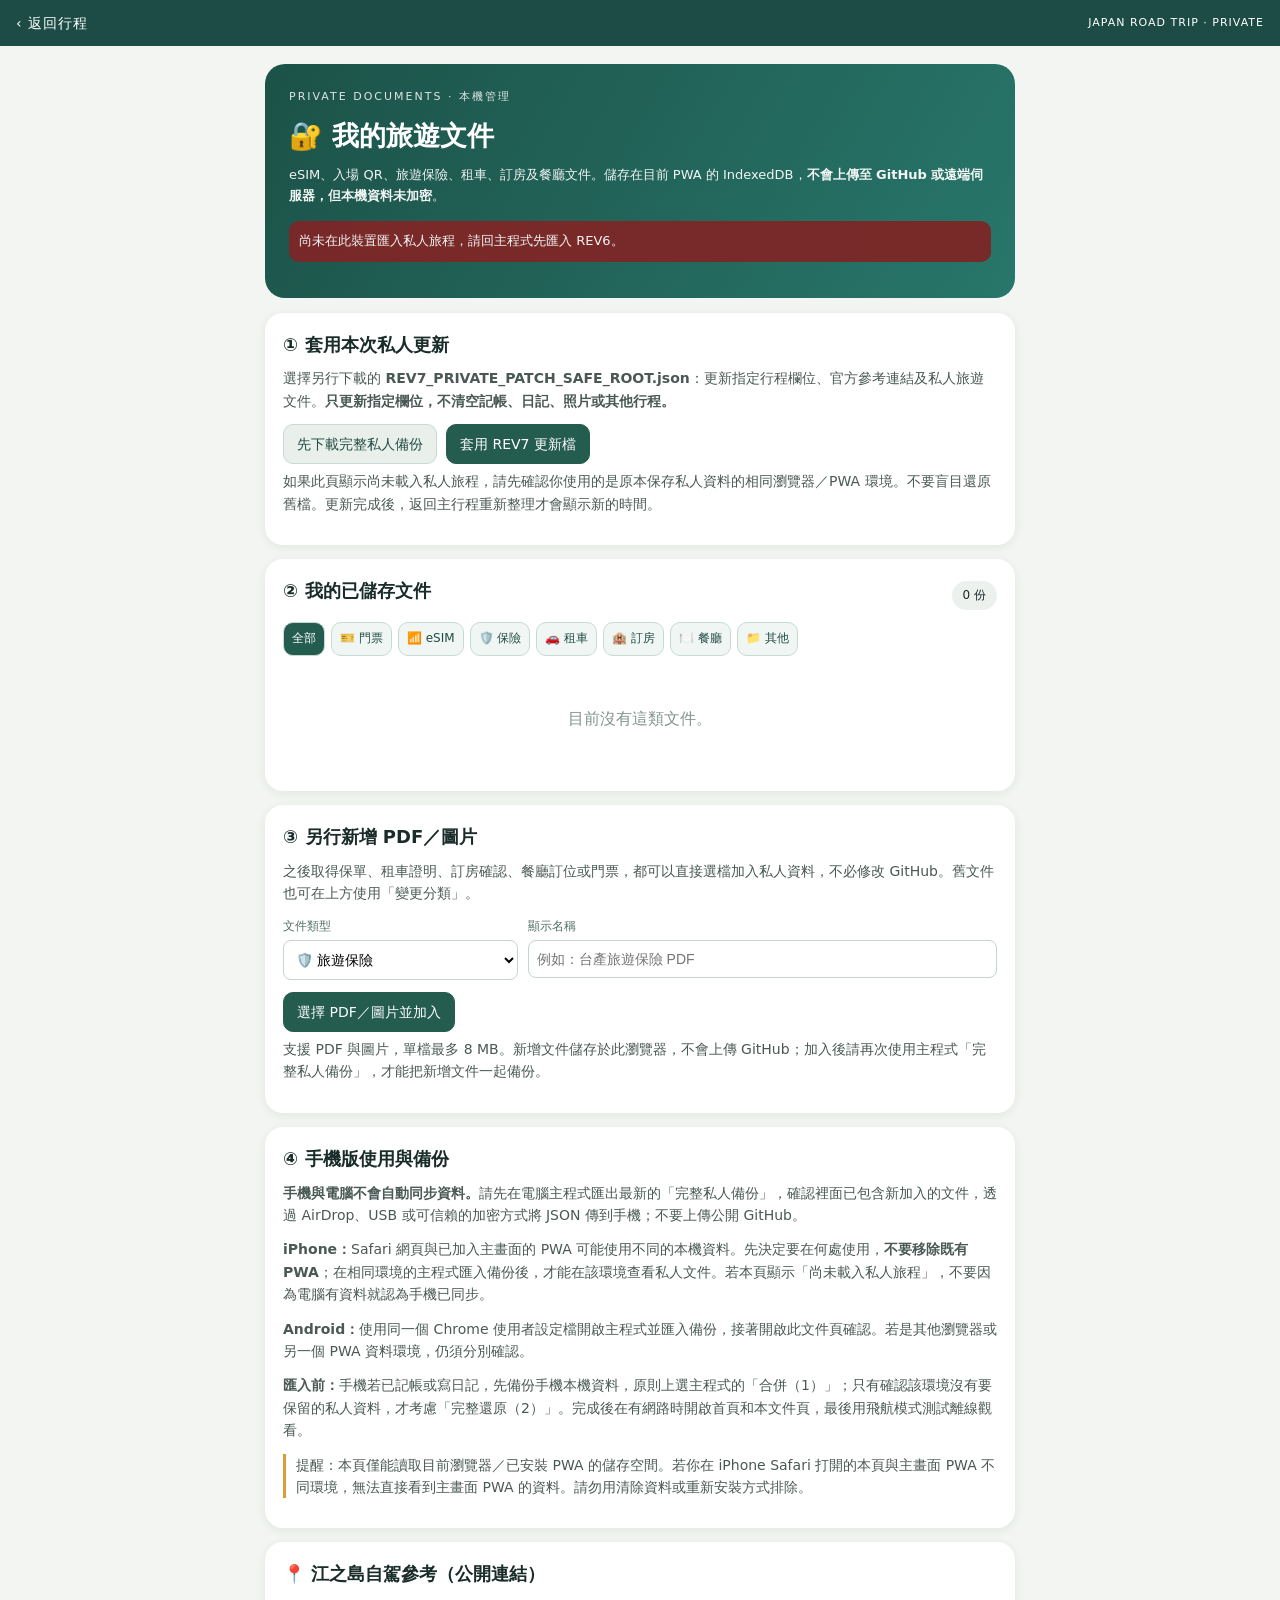
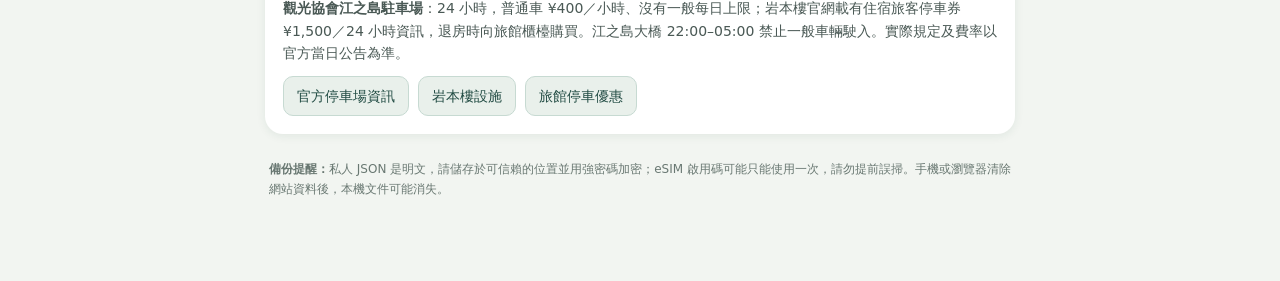
<file: trip-private-docs.html>
<!doctype html>
<html lang="zh-Hant">
<head>
<meta charset="utf-8">
<meta name="viewport" content="width=device-width,initial-scale=1,viewport-fit=cover">
<meta name="theme-color" content="#1d4c46">
<meta http-equiv="Content-Security-Policy" content="default-src 'self'; script-src 'self'; style-src 'self'; img-src 'self' data: blob:; connect-src 'self'; object-src 'none'; base-uri 'self'; form-action 'none'">
<title>私人旅遊文件｜Japan Road Trip</title>
<link rel="stylesheet" href="./trip-private-docs.css">
</head>
<body>
<header class="bar"><a class="back" href="./index.html">‹ 返回行程</a><span>JAPAN ROAD TRIP · PRIVATE</span></header>
<main>
  <section class="hero"><div class="eyebrow">PRIVATE DOCUMENTS · 本機管理</div><h1>🔐 我的旅遊文件</h1><p>eSIM、入場 QR、旅遊保險、租車、訂房及餐廳文件。儲存在目前 PWA 的 IndexedDB，<strong>不會上傳至 GitHub 或遠端伺服器，但本機資料未加密</strong>。</p><p id="status" class="status" role="status" aria-live="polite">讀取資料中…</p></section>
  <section class="panel" id="updatePanel"><h2>① 套用本次私人更新</h2><p>選擇另行下載的 <strong>REV7_PRIVATE_PATCH_SAFE_ROOT.json</strong>：更新指定行程欄位、官方參考連結及私人旅遊文件。<strong>只更新指定欄位，不清空記帳、日記、照片或其他行程。</strong></p><div class="actions"><button class="light" id="backupFirst">先下載完整私人備份</button><label for="patchFile" class="button primary">套用 REV7 更新檔</label><input id="patchFile" type="file" accept=".json,application/json" hidden></div><p class="micro">如果此頁顯示尚未載入私人旅程，請先確認你使用的是原本保存私人資料的相同瀏覽器／PWA 環境。不要盲目還原舊檔。更新完成後，返回主行程重新整理才會顯示新的時間。</p></section>
  <section class="panel"><div class="section-title"><h2>② 我的已儲存文件</h2><span id="docCount" class="pill">0 份</span></div><div class="filterbar"><button class="filter active" data-type="all">全部</button><button class="filter" data-type="ticket">🎫 門票</button><button class="filter" data-type="esim">📶 eSIM</button><button class="filter" data-type="insurance">🛡️ 保險</button><button class="filter" data-type="rental">🚗 租車</button><button class="filter" data-type="hotel">🏨 訂房</button><button class="filter" data-type="restaurant">🍽️ 餐廳</button><button class="filter" data-type="other">📁 其他</button></div><div id="docs" class="doc-grid"><p class="muted">尚未載入文件。</p></div></section>
  <section class="panel"><h2>③ 另行新增 PDF／圖片</h2><p>之後取得保單、租車證明、訂房確認、餐廳訂位或門票，都可以直接選檔加入私人資料，不必修改 GitHub。舊文件也可在上方使用「變更分類」。</p><div class="formrow"><label>文件類型<select id="newType"><option value="insurance">🛡️ 旅遊保險</option><option value="rental">🚗 租車訂單</option><option value="hotel">🏨 訂房／住宿確認</option><option value="restaurant">🍽️ 餐廳／訂位確認</option><option value="ticket">🎫 票券／入場 QR</option><option value="esim">📶 eSIM</option><option value="other">📁 其他</option></select></label><label>顯示名稱<input id="newLabel" placeholder="例如：台產旅遊保險 PDF"></label></div><div class="actions"><label class="button primary" for="newFiles">選擇 PDF／圖片並加入</label><input id="newFiles" type="file" accept=".pdf,image/*" multiple hidden></div><p class="micro">支援 PDF 與圖片，單檔最多 8 MB。新增文件儲存於此瀏覽器，不會上傳 GitHub；加入後請再次使用主程式「完整私人備份」，才能把新增文件一起備份。</p></section>
  <section class="panel" id="mobileGuide"><h2>④ 手機版使用與備份</h2>
    <p><strong>手機與電腦不會自動同步資料。</strong>請先在電腦主程式匯出最新的「完整私人備份」，確認裡面已包含新加入的文件，透過 AirDrop、USB 或可信賴的加密方式將 JSON 傳到手機；不要上傳公開 GitHub。</p>
    <p><strong>iPhone：</strong>Safari 網頁與已加入主畫面的 PWA 可能使用不同的本機資料。先決定要在何處使用，<strong>不要移除既有 PWA</strong>；在相同環境的主程式匯入備份後，才能在該環境查看私人文件。若本頁顯示「尚未載入私人旅程」，不要因為電腦有資料就認為手機已同步。</p>
    <p><strong>Android：</strong>使用同一個 Chrome 使用者設定檔開啟主程式並匯入備份，接著開啟此文件頁確認。若是其他瀏覽器或另一個 PWA 資料環境，仍須分別確認。</p>
    <p><strong>匯入前：</strong>手機若已記帳或寫日記，先備份手機本機資料，原則上選主程式的「合併（1）」；只有確認該環境沒有要保留的私人資料，才考慮「完整還原（2）」。完成後在有網路時開啟首頁和本文件頁，最後用飛航模式測試離線觀看。</p>
    <p class="micro warn">提醒：本頁僅能讀取目前瀏覽器／已安裝 PWA 的儲存空間。若你在 iPhone Safari 打開的本頁與主畫面 PWA 不同環境，無法直接看到主畫面 PWA 的資料。請勿用清除資料或重新安裝方式排除。</p>
  </section>
  <section class="panel"><h2>📍 江之島自駕參考（公開連結）</h2><p><strong>觀光協會江之島駐車場</strong>：24 小時，普通車 ¥400／小時、沒有一般每日上限；岩本樓官網載有住宿旅客停車券 ¥1,500／24 小時資訊，退房時向旅館櫃檯購買。江之島大橋 22:00–05:00 禁止一般車輛駛入。實際規定及費率以官方當日公告為準。</p><div class="actions"><a class="button light" href="https://www.fujisawa-kanko.jp/access/enoshima-parking.html" target="_blank" rel="noopener noreferrer">官方停車場資訊</a><a class="button light" href="https://www.iwamotoro.co.jp/facilities/" target="_blank" rel="noopener noreferrer">岩本樓設施</a><a class="button light" href="https://www.iwamotoro.co.jp/access/" target="_blank" rel="noopener noreferrer">旅館停車優惠</a></div></section>
  <footer><strong>備份提醒：</strong>私人 JSON 是明文，請儲存於可信賴的位置並用強密碼加密；eSIM 啟用碼可能只能使用一次，請勿提前誤掃。手機或瀏覽器清除網站資料後，本機文件可能消失。</footer>
</main>
<script src="./db.js"></script>
<script src="./private-store.js"></script>
<script src="./trip-private-docs.js"></script>
</body>
</html>
</file>
<file: style.css>
:root{--paper:#fffdf8;--bg:#f4efe6;--ink:#28231e;--muted:#766e64;--line:#e4dbcf;--rust:#a85e3b;--rust2:#d39c73;--sage:#7f8f78;--blue:#71879a;--shadow:0 10px 32px rgba(55,42,30,.09)}*{box-sizing:border-box}html{background:var(--bg)}body{margin:0;color:var(--ink);background:linear-gradient(180deg,#f8f4ec 0,#f4efe6 42%,#efe9de 100%);font-family:-apple-system,BlinkMacSystemFont,"Segoe UI","Noto Sans TC","PingFang TC",sans-serif;padding-bottom:92px;min-height:100vh}button,input,select,textarea{font:inherit}.topbar{max-width:980px;margin:auto;padding:calc(20px + env(safe-area-inset-top)) 18px 12px;display:flex;align-items:flex-start;justify-content:space-between}.topbar .eyebrow{font-size:10px;letter-spacing:.14em;color:var(--muted);font-weight:800}.topbar h1{margin:6px 0 0;font-family:Georgia,"Times New Roman",serif;font-size:25px;font-weight:600;letter-spacing:-.03em}.topbar h1 span{color:var(--rust)}.iconbtn,.roundadd{border:0;width:40px;height:40px;border-radius:50%;background:var(--paper);box-shadow:var(--shadow);font-size:24px;color:var(--rust)}main{max-width:980px;margin:auto;padding:0 14px}.view{display:none}.view.active{display:block}.hero-card{position:relative;overflow:hidden;min-height:168px;padding:24px 22px;border-radius:30px;background:linear-gradient(135deg,#a45c3b,#c8845d 58%,#e7b790);color:white;box-shadow:0 18px 45px rgba(117,67,42,.22)}.hero-card:after{content:"";position:absolute;right:-80px;bottom:-120px;width:250px;height:250px;border:1px solid rgba(255,255,255,.23);border-radius:50%}.hero-card .kicker{font-size:10px;letter-spacing:.16em;font-weight:800;opacity:.82}.hero-card h2{font-family:Georgia,"Times New Roman",serif;margin:10px 0 8px;font-size:27px}.hero-card p{margin:0;font-size:13px;line-height:1.55;max-width:75%;opacity:.9}.sun{position:absolute;right:24px;top:26px;font-size:46px;opacity:.55}.dashboard-grid{display:grid;grid-template-columns:1fr 1fr;gap:11px;margin-top:13px}.dash{display:flex;gap:12px;align-items:center;border:0;background:var(--paper);border-radius:20px;padding:16px;text-align:left;color:var(--ink);box-shadow:var(--shadow);min-height:78px}.dash>span{font-size:27px}.dash b,.dash small{display:block}.dash b{font-size:12px;letter-spacing:.08em}.dash small{margin-top:4px;color:var(--muted);font-size:11px;white-space:nowrap;overflow:hidden;text-overflow:ellipsis;max-width:120px}.paper{margin-top:13px;background:rgba(255,253,248,.96);border:1px solid rgba(228,219,207,.75);border-radius:24px;padding:17px;box-shadow:var(--shadow)}.section-head{display:flex;justify-content:space-between;align-items:center;gap:12px;margin-bottom:11px}.section-head h3{margin:0;font-size:16px}.textlink{border:0;background:none;color:var(--rust);font-size:11px;padding:0}.tool-grid{display:grid;grid-template-columns:repeat(3,1fr);gap:9px}.tool-grid button{border:1px solid var(--line);background:#fff;border-radius:17px;padding:15px 8px;font-size:22px}.tool-grid small{display:block;font-size:10px;color:var(--muted);margin-top:7px}.page-title{display:flex;align-items:center;gap:12px;margin:5px 0 16px}.page-title>div{flex:1}.page-title small{font-size:9px;letter-spacing:.14em;color:var(--muted);font-weight:800}.page-title h2{font-family:Georgia,"Times New Roman",serif;margin:3px 0 0;font-size:26px}.back{border:0;background:var(--paper);box-shadow:var(--shadow);width:38px;height:38px;border-radius:50%;font-size:27px;line-height:1;color:var(--rust)}select{border:1px solid var(--line);background:var(--paper);border-radius:12px;padding:8px;color:var(--ink);max-width:130px}.timeline{display:flex;flex-direction:column;gap:9px}.item{display:grid;grid-template-columns:56px 1fr;background:var(--paper);border:1px solid rgba(228,219,207,.75);border-radius:20px;padding:14px;box-shadow:var(--shadow)}.time{font-weight:900;color:var(--rust);font-size:12px}.item h3,.card h3,.hotel h3{font-size:15px;margin:0 0 6px}.meta{display:flex;flex-wrap:wrap;gap:5px}.tag,.pill{display:inline-block;border-radius:999px;background:#efe4d9;padding:4px 8px;color:#70452e;font-size:10px}.note{font-size:11px;line-height:1.55;color:var(--muted);margin:5px 0}.actions{display:flex;flex-wrap:wrap;gap:7px;margin-top:8px}.actions button,.actions a,.footer-actions button,.rate-card button,.modal-actions button{border:1px solid var(--line);background:white;color:var(--ink);text-decoration:none;padding:8px 10px;border-radius:11px;font-size:11px}.primary{background:var(--rust)!important;color:#fff!important;border-color:var(--rust)!important}.day-tabs,.filterchips{display:flex;gap:7px;overflow:auto;padding:0 0 12px}.day-tabs button,.filterchips button{flex:none;border:1px solid var(--line);background:var(--paper);padding:8px 11px;border-radius:999px;font-size:11px}.day-tabs button.active,.filterchips button.active{background:var(--ink);color:#fff;border-color:var(--ink)}.card-list{display:flex;flex-direction:column;gap:10px}.card{background:var(--paper);border-radius:20px;padding:16px;border:1px solid rgba(228,219,207,.75);box-shadow:var(--shadow)}.card .big{font-size:11px;font-weight:800;color:var(--rust);margin-bottom:6px}.hotel-grid{display:grid;grid-template-columns:1fr;gap:12px}.hotel{overflow:hidden;background:var(--paper);border-radius:24px;box-shadow:var(--shadow);border:1px solid rgba(228,219,207,.75)}.hotel-cover{height:145px;background:linear-gradient(135deg,#7d8790,#d2b89e);background-size:cover;background-position:center;position:relative}.hotel-cover:after{content:"";position:absolute;inset:0;background:linear-gradient(180deg,transparent 25%,rgba(0,0,0,.38))}.hotel-cover .dates{position:absolute;bottom:12px;left:14px;color:#fff;font-weight:800;font-size:12px;z-index:1}.hotel-body{padding:15px}.hotel-booking{margin-top:10px;padding:11px;border-radius:14px;background:#fff7ec;border:1px solid #ead6c4;font-size:11px;line-height:1.65}.hotel-booking .big{font-size:9px;letter-spacing:.12em;color:var(--rust);margin-bottom:4px}.hotel-private{margin-top:10px;padding:11px;border-radius:14px;background:#f2ede6;font-size:11px;line-height:1.6}.privacy-banner,.notice{padding:12px 14px;background:#eee7db;border-radius:15px;color:#655d54;font-size:11px;line-height:1.5;margin-bottom:12px}.rate-row{display:grid;grid-template-columns:auto auto 1fr auto;align-items:center;gap:8px}.rate-row input{width:100%;font-size:25px;font-weight:800;border:0;border-bottom:1px solid var(--line);background:transparent;color:var(--rust);text-align:right}.hint{font-size:10px;line-height:1.5;color:var(--muted)}.converter{display:grid;grid-template-columns:1fr auto 1fr;gap:10px;align-items:center}.converter label{font-size:10px;color:var(--muted)}.converter input{display:block;margin-top:6px;width:100%;border:1px solid var(--line);border-radius:14px;padding:13px;background:#fff;font-size:17px}.swap{font-size:20px;color:var(--rust)}.bigmenu,.menu-list button{width:100%;margin-top:12px;border:0;background:var(--paper);border-radius:18px;padding:15px;box-shadow:var(--shadow);display:flex;align-items:center;gap:12px;text-align:left}.bigmenu>span,.menu-list span{flex:1}.bigmenu b,.bigmenu small{display:block}.bigmenu small{font-size:10px;color:var(--muted);margin-top:3px}.bigmenu i,.menu-list i{font-style:normal;color:var(--muted);font-size:22px}.summary-grid{display:grid;grid-template-columns:repeat(2,1fr);gap:10px;margin-bottom:12px}.summary{background:var(--paper);border-radius:18px;padding:15px;box-shadow:var(--shadow)}.summary small{display:block;color:var(--muted);font-size:10px}.summary b{display:block;font-size:18px;margin-top:5px}.expense-row,.shop-row{display:flex;align-items:flex-start;gap:11px}.expense-row .grow,.shop-row .grow{flex:1}.money{font-weight:900;color:var(--rust)}.footer-actions{display:flex;justify-content:center;gap:8px;padding:16px 0}.note-grid{display:grid;grid-template-columns:1fr;gap:12px}.journal{background:var(--paper);border-radius:22px;overflow:hidden;box-shadow:var(--shadow)}.journal img{width:100%;height:210px;object-fit:cover;display:block}.journal-body{padding:15px}.journal-body p{font-size:13px;line-height:1.7;white-space:pre-wrap}.guide-paper{background:var(--paper);border-radius:26px;padding:22px;box-shadow:var(--shadow);line-height:1.8}.guide-paper .lead{font-size:15px}.guide-paper li{margin:9px 0}.guide-paper blockquote{margin:18px 0;padding:14px 16px;border-left:3px solid var(--rust);background:#f4eee5;border-radius:0 12px 12px 0}.menu-list{display:flex;flex-direction:column;gap:1px}.menu-list button{margin-top:0;border-radius:0;box-shadow:none;border-bottom:1px solid var(--line)}.menu-list button:first-child{border-radius:18px 18px 0 0}.menu-list button:last-child{border-radius:0 0 18px 18px}.checklist{background:var(--paper);border-radius:22px;overflow:hidden;box-shadow:var(--shadow)}.check-row{display:flex;gap:10px;padding:14px;border-bottom:1px solid var(--line);font-size:13px}.check-row:last-child{border:0}.check-row input{width:19px;height:19px}.check-row.done span{text-decoration:line-through;color:var(--muted)}.bottom-nav{position:fixed;left:0;right:0;bottom:0;z-index:20;height:76px;padding:7px 8px calc(7px + env(safe-area-inset-bottom));display:grid;grid-template-columns:repeat(5,1fr);background:rgba(255,253,248,.94);backdrop-filter:blur(18px);border-top:1px solid var(--line)}.bottom-nav button{border:0;background:transparent;color:var(--muted)}.bottom-nav button span{display:block;font-size:17px}.bottom-nav small{display:block;font-size:9px;margin-top:3px}.bottom-nav button.active{color:var(--rust);font-weight:800}dialog{width:min(92vw,520px);border:0;border-radius:24px;padding:0;box-shadow:0 30px 80px rgba(0,0,0,.26);background:var(--paper)}dialog::backdrop{background:rgba(35,28,24,.45);backdrop-filter:blur(4px)}#editForm{padding:18px}.modal-head{display:flex;justify-content:space-between;align-items:center}.modal-head h3{margin:0}.close{border:0;background:none;font-size:28px}.form-grid{display:grid;gap:11px;margin-top:14px}.form-grid label{font-size:10px;color:var(--muted)}.form-grid input,.form-grid textarea,.form-grid select{display:block;width:100%;margin-top:5px;padding:11px;border:1px solid var(--line);border-radius:12px;background:#fff;color:var(--ink)}.form-grid textarea{min-height:95px;resize:vertical}.modal-actions{display:flex;justify-content:flex-end;gap:8px;margin-top:15px}.empty{padding:30px 12px;text-align:center;color:var(--muted);font-size:12px}@media(min-width:700px){.dashboard-grid{grid-template-columns:repeat(4,1fr)}.hotel-grid,.note-grid{grid-template-columns:repeat(2,1fr)}.tool-grid{grid-template-columns:repeat(6,1fr)}.summary-grid{grid-template-columns:repeat(4,1fr)}}
.booking-alert{padding:14px 16px}
.booking-alert-row{display:flex;align-items:center;justify-content:space-between;gap:12px}
.booking-alert-row b,.booking-alert-row small{display:block}.booking-alert-row small{color:var(--muted);font-size:10px;margin-top:3px}.booking-alert-row strong{font-family:Georgia,serif;color:var(--rust);font-size:24px;white-space:nowrap}
.compare-form{display:grid;grid-template-columns:1fr 1fr;gap:10px}.compare-form label{font-size:10px;color:var(--muted)}.compare-form input,.compare-form select{display:block;width:100%;max-width:none;margin-top:5px;padding:11px;border:1px solid var(--line);border-radius:12px;background:#fff;color:var(--ink)}.compare-form .primary{grid-column:1/-1;padding:11px;border-radius:13px;border:0}
.compare-results{display:flex;flex-direction:column;gap:8px;margin-top:13px}.compare-row{display:flex;gap:10px;align-items:flex-start;border:1px solid var(--line);border-radius:16px;padding:11px;background:#fff}.compare-row.winner{border-color:#c98a61;background:#fff8ef}.compare-row .rank{width:28px;font-size:19px}.compare-row .grow{flex:1}.compare-row h4{margin:0 0 4px;font-size:13px}.compare-row p{margin:2px 0;font-size:11px}.compare-row small{display:block;color:var(--muted);font-size:9px;line-height:1.45}.network-extra{color:#8a4e2e!important}.calc-note{font-size:10px;line-height:1.5;padding:8px 10px;background:#f7f0e7;border-radius:11px;color:#705c4c}
.expense-tools{display:flex;align-items:center;gap:10px;margin-bottom:12px}.expense-tools button{border:0;border-radius:13px;padding:11px 13px}.expense-tools .hint{flex:1}
.expense-breakdown{margin-bottom:12px}.break-row{display:grid;grid-template-columns:110px 1fr;align-items:center;gap:10px;margin:9px 0}.break-row b,.break-row small{display:block}.break-row b{font-size:11px}.break-row small{font-size:9px;color:var(--muted);margin-top:2px}.bar{height:8px;background:#eee4d8;border-radius:999px;overflow:hidden}.bar i{display:block;height:100%;background:var(--rust);border-radius:999px}
.receipt-thumb{width:58px;height:72px;object-fit:cover;border-radius:10px;border:1px solid var(--line)}
@media(max-width:520px){.compare-form{grid-template-columns:1fr}.compare-form .primary{grid-column:auto}.expense-tools{align-items:flex-start;flex-direction:column}.break-row{grid-template-columns:90px 1fr}}

.image-fix-note{margin-top:0}
.shop-row.bought{opacity:.78}.shop-row.bought h3{text-decoration:line-through}
.journal-highlight{outline:2px solid rgba(168,94,59,.55);outline-offset:-2px}
#noteSummary{margin-bottom:12px}
@media(max-width:520px){#notesView .footer-actions{flex-direction:column}#notesView .footer-actions button{width:100%}}

.trip-launch{width:100%;display:flex;align-items:center;gap:14px;border:0;border-radius:22px;padding:16px 18px;margin:14px 0;background:#29231e;color:white;text-align:left;box-shadow:var(--shadow)}
.trip-launch>span{width:40px;height:40px;border-radius:50%;display:grid;place-items:center;background:#b66b43}.trip-launch div{flex:1}.trip-launch b,.trip-launch small{display:block}.trip-launch b{font-size:14px}.trip-launch small{font-size:10px;color:#e7ddd3;margin-top:3px;line-height:1.45}.trip-launch i{font-style:normal;font-size:22px}
.trip-title select{max-width:130px}
.trip-status{display:flex;align-items:center;justify-content:space-between;gap:18px;background:linear-gradient(135deg,#b56c45,#df9d72);color:white;border-radius:26px;padding:20px;margin-bottom:14px;box-shadow:var(--shadow)}
.trip-status small{font-size:10px;letter-spacing:.08em}.trip-status h3{font-family:Georgia,serif;font-size:26px;margin:4px 0}.trip-status p{margin:0;font-size:11px;opacity:.9}
.progress-ring{--p:0;width:72px;height:72px;border-radius:50%;display:grid;place-items:center;background:conic-gradient(#fff calc(var(--p)*1%),rgba(255,255,255,.22) 0);position:relative;flex:0 0 auto}
.progress-ring:after{content:"";position:absolute;inset:7px;background:#ca8057;border-radius:50%}.progress-ring span{position:relative;z-index:1;font-weight:800}
.trip-next{margin-bottom:14px}.quick-actions{display:flex;flex-wrap:wrap;gap:8px;margin-top:12px}.quick-actions>*{border:1px solid var(--line);background:#fff;color:var(--ink);border-radius:12px;padding:9px 11px;text-decoration:none;font-size:11px}.quick-actions .primary-action{background:var(--rust);color:#fff;border-color:var(--rust)}
.trip-mini-grid{display:grid;grid-template-columns:1fr 1fr;gap:12px}.mini-panel{margin:0}
.trip-compact b,.trip-compact small{display:block}.trip-compact b{font-size:12px}.trip-compact small{font-size:10px;color:var(--muted);margin-top:5px;line-height:1.5}
.trip-hotel{min-height:150px;background-size:cover;background-position:center;border-radius:16px;padding:14px;display:flex;align-items:flex-end;color:#fff}.trip-hotel b,.trip-hotel small{display:block;text-shadow:0 1px 2px rgba(0,0,0,.4)}.trip-hotel b{font-size:13px}.trip-hotel small{font-size:9px;margin-top:3px}.trip-hotel .actions a,.trip-hotel .actions button{background:rgba(255,255,255,.92);color:#3a3028;border:0}
.compact-stack{display:flex;flex-direction:column;gap:8px}.compact-row{display:flex;justify-content:space-between;gap:10px;padding:10px 0;border-bottom:1px solid var(--line)}.compact-row:last-child{border-bottom:0}.compact-row b,.compact-row small{display:block}.compact-row b{font-size:11px}.compact-row small{font-size:9px;color:var(--muted);margin-top:4px;line-height:1.45}.compact-row.backup{background:#fff8ef;border:1px solid #ead7c6;border-radius:12px;padding:10px}
.trip-timeline{display:flex;flex-direction:column}.trip-line{display:grid;grid-template-columns:34px 48px 1fr auto;gap:8px;align-items:flex-start;padding:11px 0;border-bottom:1px solid var(--line)}.trip-line:last-child{border-bottom:0}.trip-line.done{opacity:.48}.trip-line.done b{text-decoration:line-through}.trip-check{width:28px;height:28px;border-radius:50%;border:1px solid var(--line);background:#fff}.trip-line-time{font-size:11px;color:var(--rust);font-weight:800;padding-top:5px}.trip-line b{font-size:11px}.trip-line small{display:block;color:var(--muted);font-size:9px;line-height:1.45;margin-top:3px}.trip-line .actions{margin-top:0}.trip-line .actions a{padding:6px 8px}
.quick-capture{margin-bottom:18px}
@media(max-width:620px){.trip-mini-grid{grid-template-columns:1fr}.trip-line{grid-template-columns:32px 42px 1fr}.trip-line>.actions{grid-column:3}.trip-title{align-items:flex-start}.trip-title select{max-width:112px}}

.flight-strip{width:100%;display:flex;align-items:center;gap:12px;border:1px solid var(--line);background:#fffdf9;border-radius:18px;padding:12px 15px;margin:10px 0 14px;text-align:left;color:var(--ink);box-shadow:var(--shadow)}
.flight-strip>span{font-size:24px}.flight-strip div{flex:1}.flight-strip b,.flight-strip small{display:block}.flight-strip b{font-size:12px}.flight-strip small{font-size:10px;color:var(--muted);margin-top:3px}.flight-strip i{font-style:normal;font-size:20px}
.mapcode-na{display:inline-flex;align-items:center;padding:7px 9px;border:1px dashed #cfbdaa;border-radius:10px;font-size:10px;color:#8a7c70;background:#faf6f0}.mapcode-btn{white-space:nowrap}
.flight-list{display:flex;flex-direction:column;gap:13px}.flight-card{background:var(--card);border-radius:22px;padding:17px;box-shadow:var(--shadow)}.flight-card-head{display:flex;justify-content:space-between;align-items:flex-start}.flight-card-head small{font-size:9px;color:var(--muted)}.flight-card h3{font-family:Georgia,serif;font-size:24px;margin:2px 0}
.seat-tag{font-size:10px;padding:6px 9px;border-radius:999px;background:#fff0df;color:#9a542f}.seat-tag.done{background:#e8f3e8;color:#476a48}
.flight-route{display:grid;grid-template-columns:1fr auto 1fr;align-items:center;gap:12px}.flight-route>div:last-child{text-align:right}.flight-route b,.flight-route span,.flight-route small{display:block}.flight-route b{font-family:Georgia,serif;font-size:22px}.flight-route span{font-weight:800;font-size:12px}.flight-route small{font-size:9px;color:var(--muted);margin-top:3px}.flight-route i{font-style:normal;color:var(--rust)}
.bigroute{margin:18px 0;padding:15px 0;border-top:1px solid var(--line);border-bottom:1px solid var(--line)}.bigroute b{font-size:30px}.flight-notes p{margin:5px 0;font-size:10px;color:var(--muted)}
.flight-reminder{display:flex;justify-content:space-between;align-items:center;gap:14px;margin-bottom:14px;border:1px solid #e4c6ad}.flight-reminder.done{border-color:#c7ddc8}.flight-reminder small,.flight-reminder b{display:block}.flight-reminder small{font-size:9px;color:var(--muted)}.flight-reminder b{font-size:13px;margin-top:3px}.flight-reminder p{font-size:9px;color:var(--muted);margin:4px 0}.flight-reminder .actions{margin:0}
.trip-flight-section{margin-bottom:14px}.flight-mini{display:flex;align-items:center;gap:16px}.flight-mini .flight-code{min-width:62px}.flight-mini .flight-code small,.flight-mini .flight-code b{display:block}.flight-mini .flight-code small{font-size:9px;color:var(--muted)}.flight-mini .flight-code b{font-family:Georgia,serif;font-size:20px}
@media(max-width:620px){.flight-reminder{align-items:flex-start;flex-direction:column}.flight-reminder .actions{width:100%}.flight-route{gap:7px}.bigroute b{font-size:25px}}

.title-tools{display:flex;align-items:center;gap:7px}.small-edit-btn{width:36px;height:36px;border-radius:12px;border:1px solid var(--line);background:#fff}
.itinerary-editor-tools{margin-bottom:12px}.editor-toolbar{display:flex;align-items:end;flex-wrap:wrap;gap:9px}.editor-toolbar label{font-size:10px;color:var(--muted)}.editor-toolbar select{display:block;margin-top:5px;min-width:120px}
.editor-list{display:flex;flex-direction:column;gap:10px}.editor-card{display:grid;grid-template-columns:58px 1fr;gap:10px;background:var(--card);border-radius:18px;padding:14px;box-shadow:var(--shadow);border:1px solid transparent}.editor-card.hidden-row{opacity:.58;border-style:dashed;border-color:#c9b8a6}.editor-time{font-size:12px;font-weight:800;color:var(--rust);padding-top:5px}.editor-card h3{font-size:14px;margin:6px 0}.custom-pill{background:#e7edf8!important;color:#45617f!important}.hidden-pill{background:#eee!important;color:#777!important}.danger-soft{background:#fff3ef!important;color:#9a4e39!important;border-color:#e8c7bb!important}
.lounge-section-head{margin-top:26px}.lounge-list{display:flex;flex-direction:column;gap:13px}.lounge-card{background:var(--card);border-radius:22px;padding:17px;box-shadow:var(--shadow)}.lounge-head{display:flex;align-items:flex-start;justify-content:space-between;gap:12px}.lounge-head small{display:block;font-size:9px;color:var(--muted)}.lounge-head h3{font-size:16px;margin:4px 0}.eligibility{border:1px solid #e1c7b4;background:#fff7ed;color:#945a35;border-radius:999px;padding:7px 9px;font-size:9px}.eligibility.done{background:#e9f3ea;color:#47704d;border-color:#c8dccb}.lounge-rule{background:#f8f1e8;border-radius:14px;padding:11px;margin:11px 0}.lounge-rule b{font-size:10px}.lounge-rule p{font-size:10px;line-height:1.6;margin:5px 0 0;color:#685c52}.lounge-spots{display:flex;flex-direction:column;gap:8px}.lounge-spot{border-left:3px solid #c7835c;padding:7px 10px;background:#fff}.lounge-spot b,.lounge-spot span{display:block}.lounge-spot b{font-size:11px}.lounge-spot span{font-size:9px;color:var(--muted);line-height:1.55;margin-top:2px}.verified-note{font-size:9px;color:var(--muted);margin:10px 0 0}
@media(max-width:620px){.lounge-head{flex-direction:column}.editor-toolbar{align-items:stretch}.editor-toolbar>*{width:100%}.editor-toolbar select{width:100%}.editor-card{grid-template-columns:48px 1fr}}

.rental-strip{width:100%;display:flex;align-items:center;gap:12px;border:1px solid var(--line);background:#fffdf9;border-radius:18px;padding:12px 15px;margin:0 0 14px;text-align:left;color:var(--ink);box-shadow:var(--shadow)}
.rental-strip>span{font-size:24px}.rental-strip div{flex:1}.rental-strip b,.rental-strip small{display:block}.rental-strip b{font-size:12px}.rental-strip small{font-size:10px;color:var(--muted);margin-top:3px}.rental-strip i{font-style:normal;font-size:20px}
.rental-hero{display:flex;align-items:center;justify-content:space-between;gap:20px;background:linear-gradient(135deg,#26333a,#485f68);color:white;border-radius:26px;padding:22px;margin-bottom:14px;box-shadow:var(--shadow)}.rental-hero small{font-size:9px;letter-spacing:.08em}.rental-hero h2{font-family:Georgia,serif;font-size:24px;margin:5px 0}.rental-hero p{font-size:10px;margin:0 0 8px;color:#d9e4e7}.rental-hero .pill{background:rgba(255,255,255,.14);color:#fff}.rental-total{text-align:right;min-width:140px}.rental-total small,.rental-total b,.rental-total span{display:block}.rental-total b{font-family:Georgia,serif;font-size:30px}.rental-total span{font-size:9px;opacity:.75}
.rental-office-grid{display:grid;grid-template-columns:1fr 1fr;gap:12px}.rental-office-grid h4{font-size:14px;margin:8px 0}.mapcode-feature{display:flex;align-items:center;gap:10px;background:#f7f1e8;border-radius:14px;padding:10px 12px;margin:10px 0}.mapcode-feature small{font-size:8px;color:var(--muted);letter-spacing:.08em}.mapcode-feature b{font-family:ui-monospace,SFMono-Regular,Menlo,monospace;font-size:13px;flex:1}.mapcode-feature button{border:1px solid var(--line);background:white;border-radius:9px;padding:6px 8px;font-size:9px}
.cost-table{display:flex;flex-direction:column}.cost-row{display:flex;justify-content:space-between;gap:12px;padding:10px 0;border-bottom:1px solid var(--line);font-size:11px}.cost-row:last-child{border-bottom:0}.cost-row .discount{color:#b14e3a}.cost-row.total{font-size:14px;font-weight:800;padding-top:14px}
.included-grid{display:grid;grid-template-columns:repeat(2,1fr);gap:8px}.included-grid span{background:#f7f2eb;border-radius:12px;padding:9px 10px;font-size:10px}
.rental-alert{border:1px solid #e2b89d;background:#fff8ef}.rental-alert p{font-size:11px;line-height:1.65}
.trip-rental-section{margin-bottom:14px}.trip-rental-mini b,.trip-rental-mini small{display:block}.trip-rental-mini b{font-size:12px}.trip-rental-mini small{font-size:9px;color:var(--muted);margin-top:4px}
@media(max-width:620px){.rental-office-grid{grid-template-columns:1fr}.rental-hero{align-items:flex-start;flex-direction:column}.rental-total{text-align:left}.included-grid{grid-template-columns:1fr}}

.pretrip-strip{width:100%;display:flex;align-items:center;gap:12px;border:1px solid #e6cfbb;background:#fff8ef;border-radius:18px;padding:12px 15px;margin:0 0 14px;text-align:left;color:var(--ink);box-shadow:var(--shadow)}
.pretrip-strip>span{font-size:24px}.pretrip-strip div{flex:1}.pretrip-strip b,.pretrip-strip small{display:block}.pretrip-strip b{font-size:12px}.pretrip-strip small{font-size:10px;color:var(--muted);margin-top:3px}.pretrip-strip i{font-style:normal;font-size:20px}

.reminder-list{display:flex;flex-direction:column;gap:9px}.reminder-row{display:grid;grid-template-columns:34px 1fr auto;gap:10px;align-items:flex-start;border:1px solid var(--line);border-radius:16px;padding:12px;background:#fff}.reminder-row.soon{background:#fffaf2;border-color:#ead5bd}.reminder-row.urgent{background:#fff3ed;border-color:#e8b49c}.reminder-row.past{opacity:.6}.reminder-row.done{opacity:.48}.reminder-row.done h3{text-decoration:line-through}.reminder-check{width:29px;height:29px;border-radius:50%;border:1px solid var(--line);background:white}.reminder-row h3{font-size:12px;margin:4px 0}.reminder-row p{font-size:9px;color:var(--muted);margin:0;line-height:1.55}.reminder-side{text-align:right;min-width:78px}.reminder-side b{display:block;color:var(--rust);font-size:11px;margin:2px 0 8px}.reminder-side button{border:1px solid var(--line);background:#fff;border-radius:9px;padding:6px 8px;font-size:9px}

.system-hero{display:flex;align-items:center;justify-content:space-between;gap:20px;background:linear-gradient(135deg,#243239,#49606a);color:white;border-radius:26px;padding:22px;margin-bottom:14px;box-shadow:var(--shadow)}.system-hero small{font-size:9px;letter-spacing:.1em}.system-hero h2{font-family:Georgia,serif;margin:5px 0;font-size:22px}.system-hero p{font-size:10px;margin:0;color:#dce7ea}.system-badge{font-size:10px;border-radius:999px;padding:8px 10px;background:rgba(255,255,255,.15)}.system-badge.current{background:#dfeee2;color:#3e6a46}.system-badge.update{background:#fff0d7;color:#8a571e}.system-badge.offline{background:#ebe8e2;color:#6f675d}
.system-status b,.system-status p{display:block}.system-status b{font-size:12px}.system-status p{font-size:10px;color:var(--muted);line-height:1.55;margin:5px 0}.health-grid{display:grid;grid-template-columns:repeat(2,1fr);gap:9px}.health-grid>div{background:#f8f3ec;border-radius:13px;padding:10px}.health-grid small,.health-grid b{display:block}.health-grid small{font-size:8px;color:var(--muted)}.health-grid b{font-size:11px;margin-top:3px;word-break:break-word}.health-good{background:#e3f0e5!important;color:#44704a!important}.health-warn{background:#fff0db!important;color:#8d5a20!important}.health-bad{background:#f8e1dc!important;color:#944c3d!important}
.storage-bar{height:8px;background:#eee5dc;border-radius:999px;overflow:hidden;margin:9px 0}.storage-bar i{display:block;height:100%;background:var(--rust);border-radius:999px}.system-status>p{margin-bottom:0}

.qa-score{display:flex;align-items:center;justify-content:space-between;gap:20px;background:linear-gradient(135deg,#af6844,#dc9b72);color:white;border-radius:26px;padding:20px;margin-bottom:14px;box-shadow:var(--shadow)}.qa-score small{font-size:9px;letter-spacing:.09em}.qa-score h2{font-family:Georgia,serif;font-size:26px;margin:4px 0}.qa-score p{font-size:10px;margin:0;opacity:.9}.qa-ring:after{background:#c77d56}
.qa-list{display:flex;flex-direction:column;gap:9px;margin-bottom:14px}.qa-row{display:grid;grid-template-columns:34px 1fr;gap:10px;background:#fff;border-radius:16px;padding:12px;border:1px solid var(--line)}.qa-row>span{width:28px;height:28px;border-radius:50%;display:grid;place-items:center;font-weight:900}.qa-row.pass>span{background:#e3f0e5;color:#44704a}.qa-row.warn>span{background:#fff0db;color:#9a6424}.qa-row.fail>span{background:#f7dfda;color:#9a4739}.qa-row b{font-size:11px}.qa-row p{font-size:9px;color:var(--muted);line-height:1.55;margin:4px 0 0}.qa-manual{display:grid;grid-template-columns:repeat(2,1fr);gap:8px}.qa-manual button{border:1px solid var(--line);background:#fff;border-radius:12px;padding:10px;font-size:10px}

@media(max-width:620px){.reminder-row{grid-template-columns:32px 1fr}.reminder-side{grid-column:2;text-align:left;display:flex;align-items:center;gap:8px}.reminder-side b{margin:0}.system-hero{align-items:flex-start;flex-direction:column}.health-grid{grid-template-columns:1fr 1fr}.qa-manual{grid-template-columns:1fr}.qa-score{align-items:flex-start}}

/* V2.11.2 expense payer summary and edit actions */
.payer-summary-grid{display:grid;grid-template-columns:repeat(3,minmax(0,1fr));gap:8px}
.payer-summary-item{background:#fff;border:1px solid var(--line);border-radius:14px;padding:12px;min-width:0}
.payer-summary-item b,.payer-summary-item span,.payer-summary-item small{display:block;overflow-wrap:anywhere}
.payer-summary-item b{font-size:12px}.payer-summary-item span{font-size:17px;font-weight:800;margin:5px 0}
.payer-summary-item small{font-size:10px;color:var(--muted);line-height:1.5}
.expense-row-actions{display:flex;justify-content:flex-end;gap:5px}
.expense-row-actions button{background:white;color:var(--ink);border:1px solid var(--line);border-radius:10px;padding:6px 8px;font-size:11px}
@media(max-width:460px){.payer-summary-grid{grid-template-columns:repeat(2,minmax(0,1fr))}.payer-summary-item:last-child{grid-column:1/-1}}
</file>
<file: trip-private-docs.css>
:root{font-family:system-ui,-apple-system,"Noto Sans TC","Microsoft JhengHei",sans-serif;background:#f2f5f1;color:#192c29;color-scheme:light}*{box-sizing:border-box}body{margin:0;line-height:1.6}.bar{background:#1d4c46;color:#fff;display:flex;align-items:center;justify-content:space-between;padding:12px max(16px,env(safe-area-inset-left));font-size:11px;letter-spacing:1px}.bar a{color:#fff;text-decoration:none;font-size:14px}main{max-width:780px;margin:auto;padding:18px 15px 70px}.hero{background:linear-gradient(120deg,#1c5248,#28766b);color:#fff;padding:24px;border-radius:20px;margin-bottom:15px}.eyebrow{font-size:11px;letter-spacing:2px;opacity:.85}h1{font-size:27px;margin:8px 0}h2{font-size:18px;margin:0 0 8px}p{margin:6px 0 12px}.hero p{font-size:13px;opacity:.94}.status{padding:10px;border-radius:10px;background:rgba(255,255,255,.15);margin-top:14px}.status.error{background:#7e2626}.panel{background:#fff;border-radius:18px;padding:18px;margin-bottom:14px;box-shadow:0 2px 10px #174e3014}.panel>p{font-size:14px;color:#4a5955}.section-title{display:flex;justify-content:space-between;align-items:center;gap:6px}.pill{font-size:12px;background:#edf1ee;border-radius:999px;padding:5px 11px}.actions{display:flex;gap:9px;flex-wrap:wrap;margin-top:12px}.button,button{display:inline-block;font-family:inherit;font-size:14px;line-height:1.3;cursor:pointer;border-radius:10px;border:1px solid #c7dad2;padding:10px 13px;background:#eff6f3;color:#214b43;text-decoration:none;text-align:center}.primary{background:#245c50;border-color:#245c50;color:#fff}.light{background:#e9f0eb}.danger{color:#a32f32;background:#fff8f8;border-color:#f1b6b6}.micro,.muted{color:#677974;font-size:12px}.formrow{display:grid;grid-template-columns:1fr 2fr;gap:10px}.formrow label{font-size:12px;color:#527066}input:not([type=file]),select{display:block;margin-top:4px;border:1px solid #c3d5cd;background:white;padding:10px 8px;border-radius:8px;width:100%;font-size:14px}.filterbar{display:flex;gap:6px;overflow-x:auto;padding:8px 0 14px}.filter{font-size:12px;white-space:nowrap;padding:8px}.filter.active{background:#245c50;color:#fff}.doc-grid{display:grid;gap:12px}.doc{border:1px solid #dce6df;border-radius:13px;padding:13px;background:#fafcfb}.doc h3{font-size:15px;margin:2px 0}.doc small{color:#63746e}.doc .qr{width:min(100%,300px);height:auto;aspect-ratio:1;object-fit:contain;display:block;margin:12px auto;border:8px solid white;border-radius:7px;image-rendering:auto;background:white}.doc .note{font-size:13px;color:#52675e}.doc .actions button,.doc .actions a{font-size:12px;padding:9px}.warn{border-left:3px solid #db9b36;padding-left:10px}.empty{text-align:center;color:#82948e;padding:30px}footer{font-size:12px;color:#697872;padding:12px 4px}@media(max-width:450px){.bar{font-size:9px}.formrow{grid-template-columns:1fr}.panel{padding:15px}.hero{padding:21px}}

.type-switch{display:flex;align-items:center;gap:10px;margin-top:12px;font-size:12px;color:#52675e}.type-switch select{width:auto;min-width:140px;max-width:100%;margin:0;padding:8px 10px}.panel .warn{margin-top:12px}@media(max-width:450px){.type-switch{flex-wrap:wrap}}
</file>
